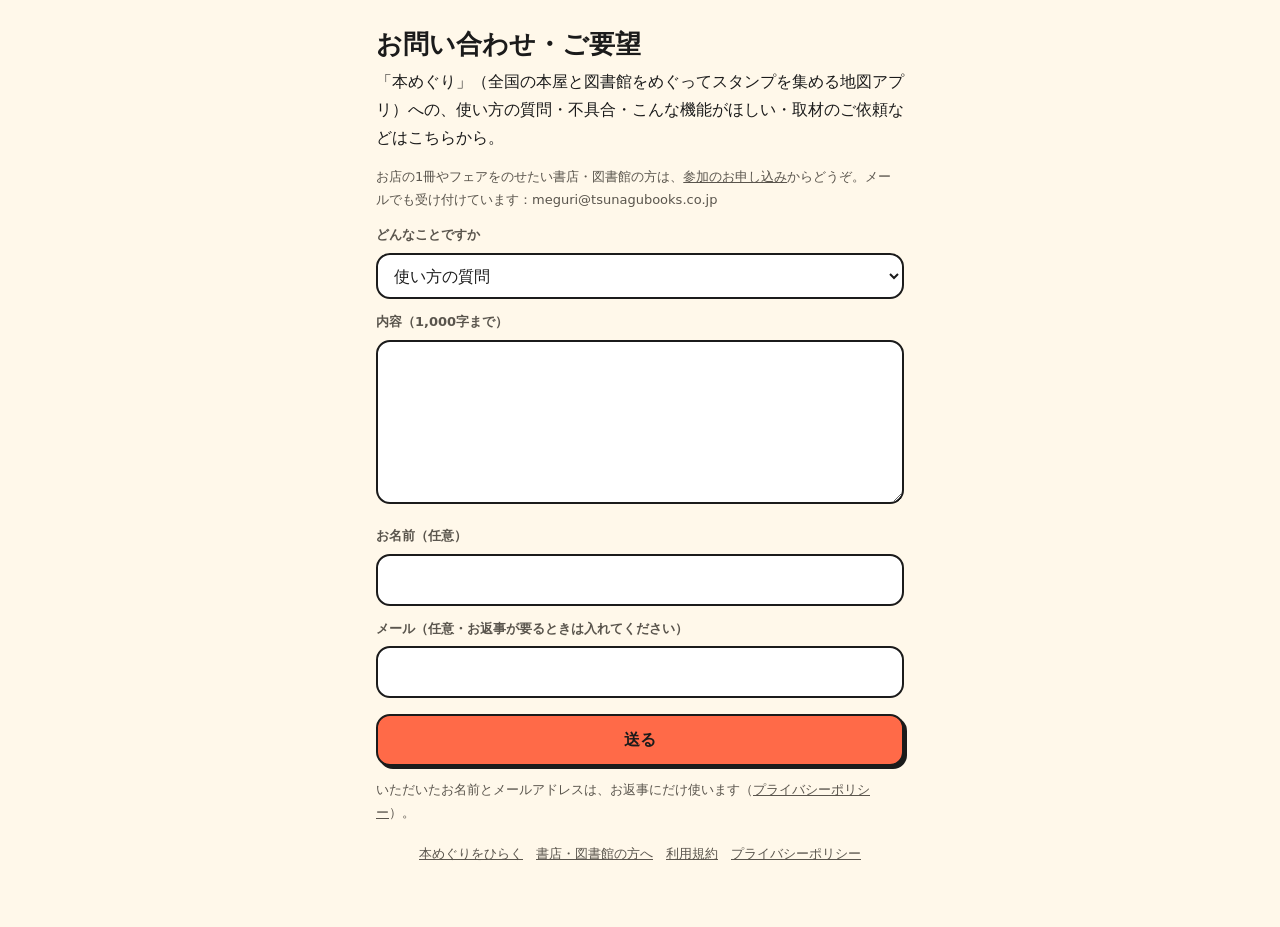
<file: contact.html>
<!doctype html>
<html lang="ja">
<head>
<meta name="robots" content="noindex, nofollow">
<meta charset="utf-8">
<meta name="viewport" content="width=device-width, initial-scale=1">
<meta http-equiv="Content-Security-Policy" content="default-src 'self'; script-src 'self'; style-src 'self' 'unsafe-inline' https://fonts.googleapis.com; font-src https://fonts.gstatic.com; img-src 'self' data:; connect-src 'self' https://tsunagubooks.com http://localhost:* http://127.0.0.1:*; object-src 'none'; base-uri 'self'; form-action 'none'">
<title>お問い合わせ・ご要望｜本めぐり</title>
<meta name="description" content="本めぐりへのお問い合わせ・ご要望・取材のご依頼はこちら。">
<meta property="og:title" content="お問い合わせ・ご要望｜本めぐり">
<meta property="og:description" content="本めぐりへのお問い合わせ・ご要望・取材のご依頼はこちら。">
<meta property="og:type" content="website">
<meta property="og:site_name" content="本めぐり">
<meta property="og:url" content="https://meguri.tsunagubooks.com/contact.html">
<meta property="og:image" content="https://meguri.tsunagubooks.com/ogp.png">
<meta property="og:image:width" content="1200">
<meta property="og:image:height" content="630">
<meta name="twitter:card" content="summary_large_image">
<link rel="icon" href="icon-192.png?v=4">
<link rel="apple-touch-icon" href="apple-touch-icon.png?v=4">
<link rel="preconnect" href="https://fonts.googleapis.com">
<link rel="preconnect" href="https://fonts.gstatic.com" crossorigin>
<link href="https://fonts.googleapis.com/css2?family=Mochiy+Pop+P+One&family=Zen+Maru+Gothic:wght@500;700&display=swap" rel="stylesheet">
<!-- お問い合わせ・ご要望（v0.37.0）。11/24 ぶっくまさん「その他問い合わせ、要望窓口を入れたい（ユーザーやメディア）」。取材の方はアプリを入れずにここから。?k=media で「取材・メディア」を選んでおける -->
<style>
  :root { --ink: #1B1B1B; --ink2: #5A554D; --paper: #FFF8EA; --card: #FFFFFF; --line: #E6DCC8; --shu: #FF6A48; --gold: #FFD447; --edge: #1B1B1B; --r-m: 14px; }
  * { box-sizing: border-box; }
  body { margin: 0; background: var(--paper); color: var(--ink); font: 500 16px/1.75 "Zen Maru Gothic", "Hiragino Maru Gothic ProN", "Hiragino Sans", "Yu Gothic UI", "Meiryo", system-ui, sans-serif; }
  main { max-width: 560px; margin: 0 auto; padding: 20px 16px 48px; }
  h1 { font-family: "Mochiy Pop P One", sans-serif; font-size: 26px; line-height: 1.3; margin: 8px 0 6px; }
  h2 { font-family: "Mochiy Pop P One", sans-serif; font-size: 19px; margin: 26px 0 8px; }
  .lead { margin: 0 0 14px; }
  ul.points { margin: 0; padding-left: 20px; }
  .box { background: var(--card); border: 2px solid var(--ink); border-radius: 16px; padding: 14px 16px; }
  .note { color: var(--ink2); font-size: 13px; text-align: center; margin-top: 18px; }
  a { color: inherit; }
  /* フォーム（アプリの見た目に合わせる） */
  .muted { color: var(--ink2); } .small { font-size: 13px; }
  .field { margin: 12px 0; } .field > label { display: block; font-size: 13px; color: var(--ink2); margin-bottom: 6px; font-weight: 700; }
  .chk { display: flex; align-items: flex-start; gap: 8px; font-size: 15px; margin: 8px 0; } .chk input { margin-top: 6px; flex: none; width: 18px; height: 18px; accent-color: var(--shu); }
  textarea, input[type=text], input[type=search], input[type=email], select { width: 100%; font: inherit; color: inherit; border: 2px solid var(--edge); border-radius: var(--r-m); padding: 10px 12px; background: var(--card); min-height: 46px; }
  textarea { min-height: 90px; resize: vertical; }
  .btn { display: inline-flex; align-items: center; justify-content: center; min-height: 48px; padding: 10px 18px; border-radius: var(--r-m); border: 2px solid var(--edge); background: var(--card); color: var(--ink); font: inherit; font-weight: 700; cursor: pointer; }
  .btn.primary { background: var(--shu); box-shadow: 3px 3px 0 var(--edge); }
  .btn.ghost { background: transparent; border-color: transparent; color: var(--ink2); }
  .btn.small { min-height: 36px; padding: 4px 10px; font-size: 14px; }
  .btn:disabled { opacity: .6; }
  .actions { display: flex; gap: 10px; margin-top: 16px; } .actions .btn { flex: 1; }
  .ib-hp { position: absolute; left: -9999px; width: 1px; height: 1px; overflow: hidden; }
  .ib-list { display: flex; flex-direction: column; gap: 6px; margin-top: 6px; }
  .ib-hit { display: flex; flex-direction: column; align-items: flex-start; text-align: left; padding: 8px 12px; border: 2px solid var(--edge); border-radius: var(--r-m); background: var(--card); color: var(--ink); font: inherit; cursor: pointer; }
  .ib-chosen { display: flex; align-items: center; gap: 8px; flex-wrap: wrap; }
  .ib-err.on { color: #C1121F; font-weight: 700; margin-top: 8px; }
  .ib-done { padding: 16px; border: 2px solid var(--edge); border-radius: var(--r-m); background: var(--card); } .ib-done b { font-size: 19px; }
  [hidden] { display: none !important; }
</style>
</head>
<body>
<main>
  <h1>お問い合わせ・ご要望</h1>
  <p class="lead">「本めぐり」（全国の本屋と図書館をめぐってスタンプを集める地図アプリ）への、使い方の質問・不具合・こんな機能がほしい・取材のご依頼などはこちらから。</p>
  <p class="muted small">お店の1冊やフェアをのせたい書店・図書館の方は、<a href="join.html">参加のお申し込み</a>からどうぞ。メールでも受け付けています：meguri@tsunagubooks.co.jp</p>
  <div id="ib-root" data-mode="contact"><p class="muted">読み込んでいます…</p></div>
  <p class="note"><a href="./">本めぐりをひらく</a>　<a href="join.html">書店・図書館の方へ</a>　<a href="terms.html">利用規約</a>　<a href="privacy.html">プライバシーポリシー</a></p>
</main>
<script type="module" src="js/inbox_page.js?v=0.39.1"></script>
</body>
</html>
</file>
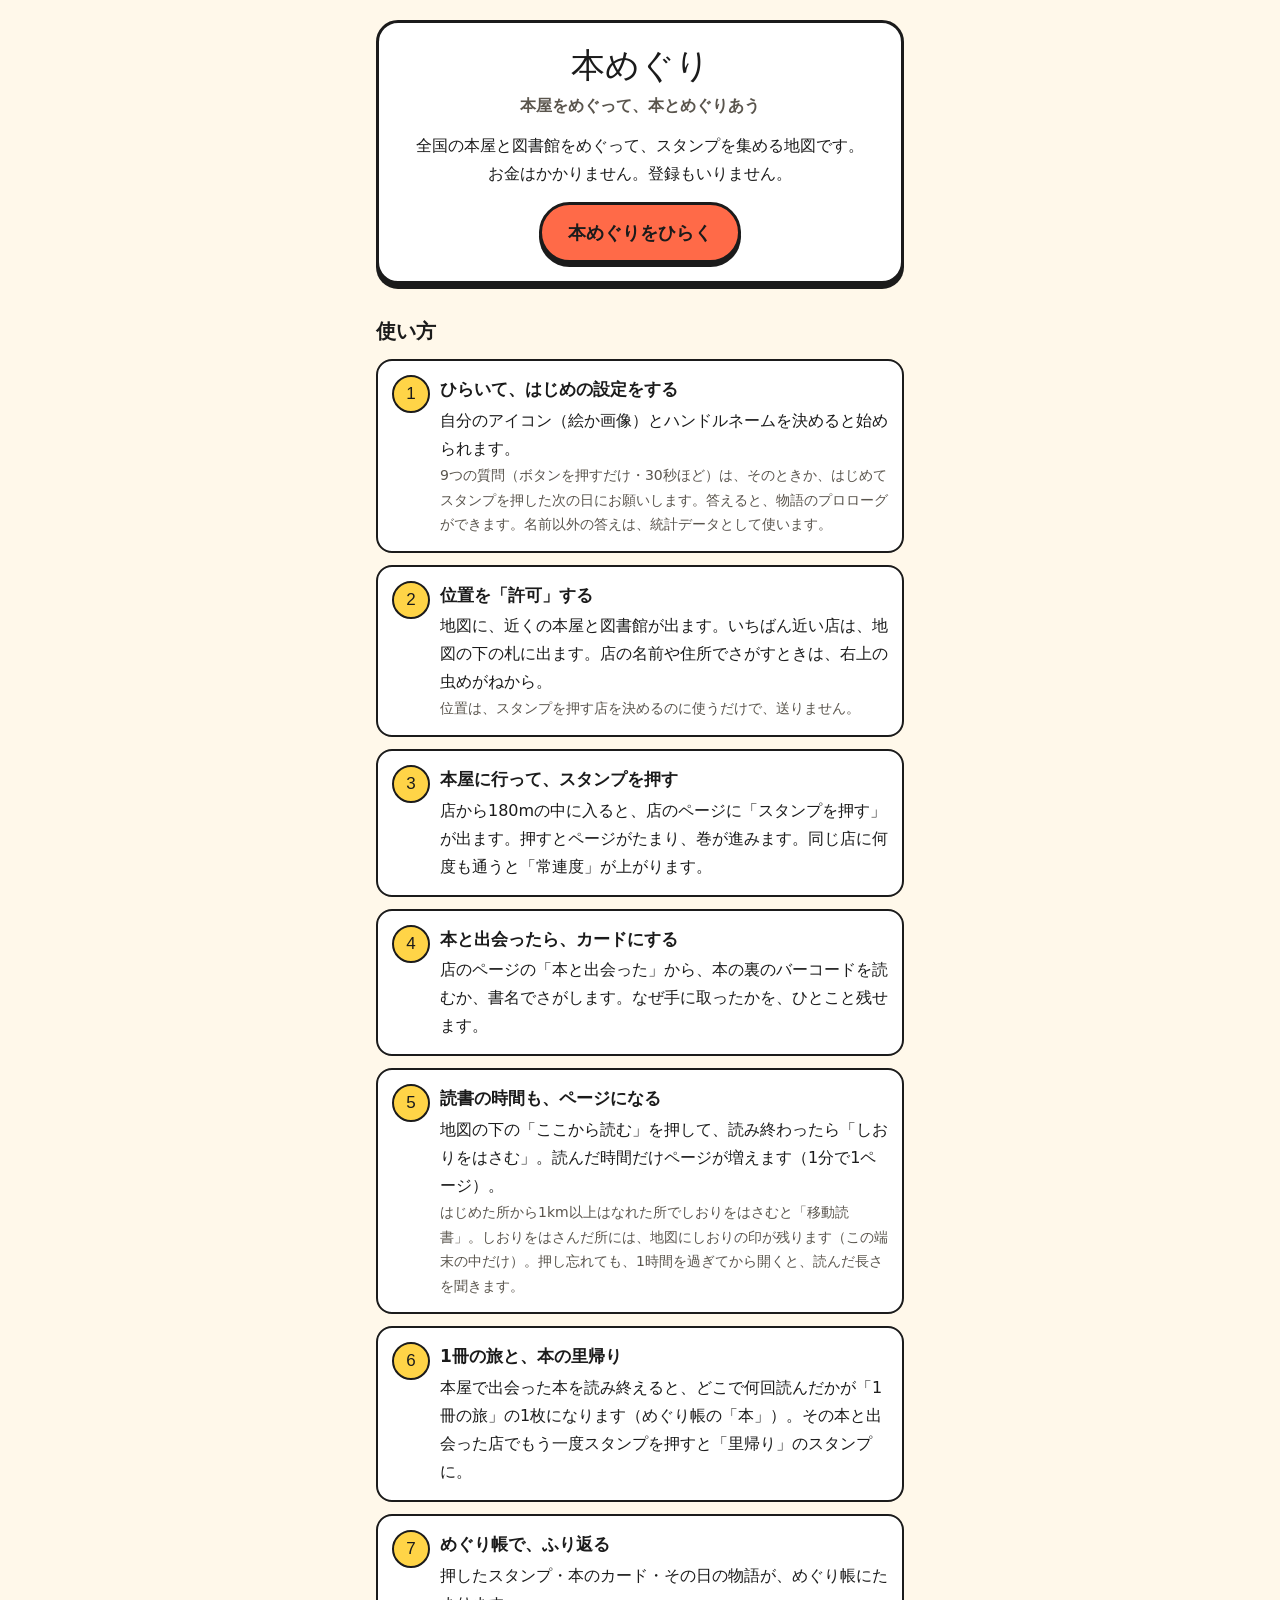
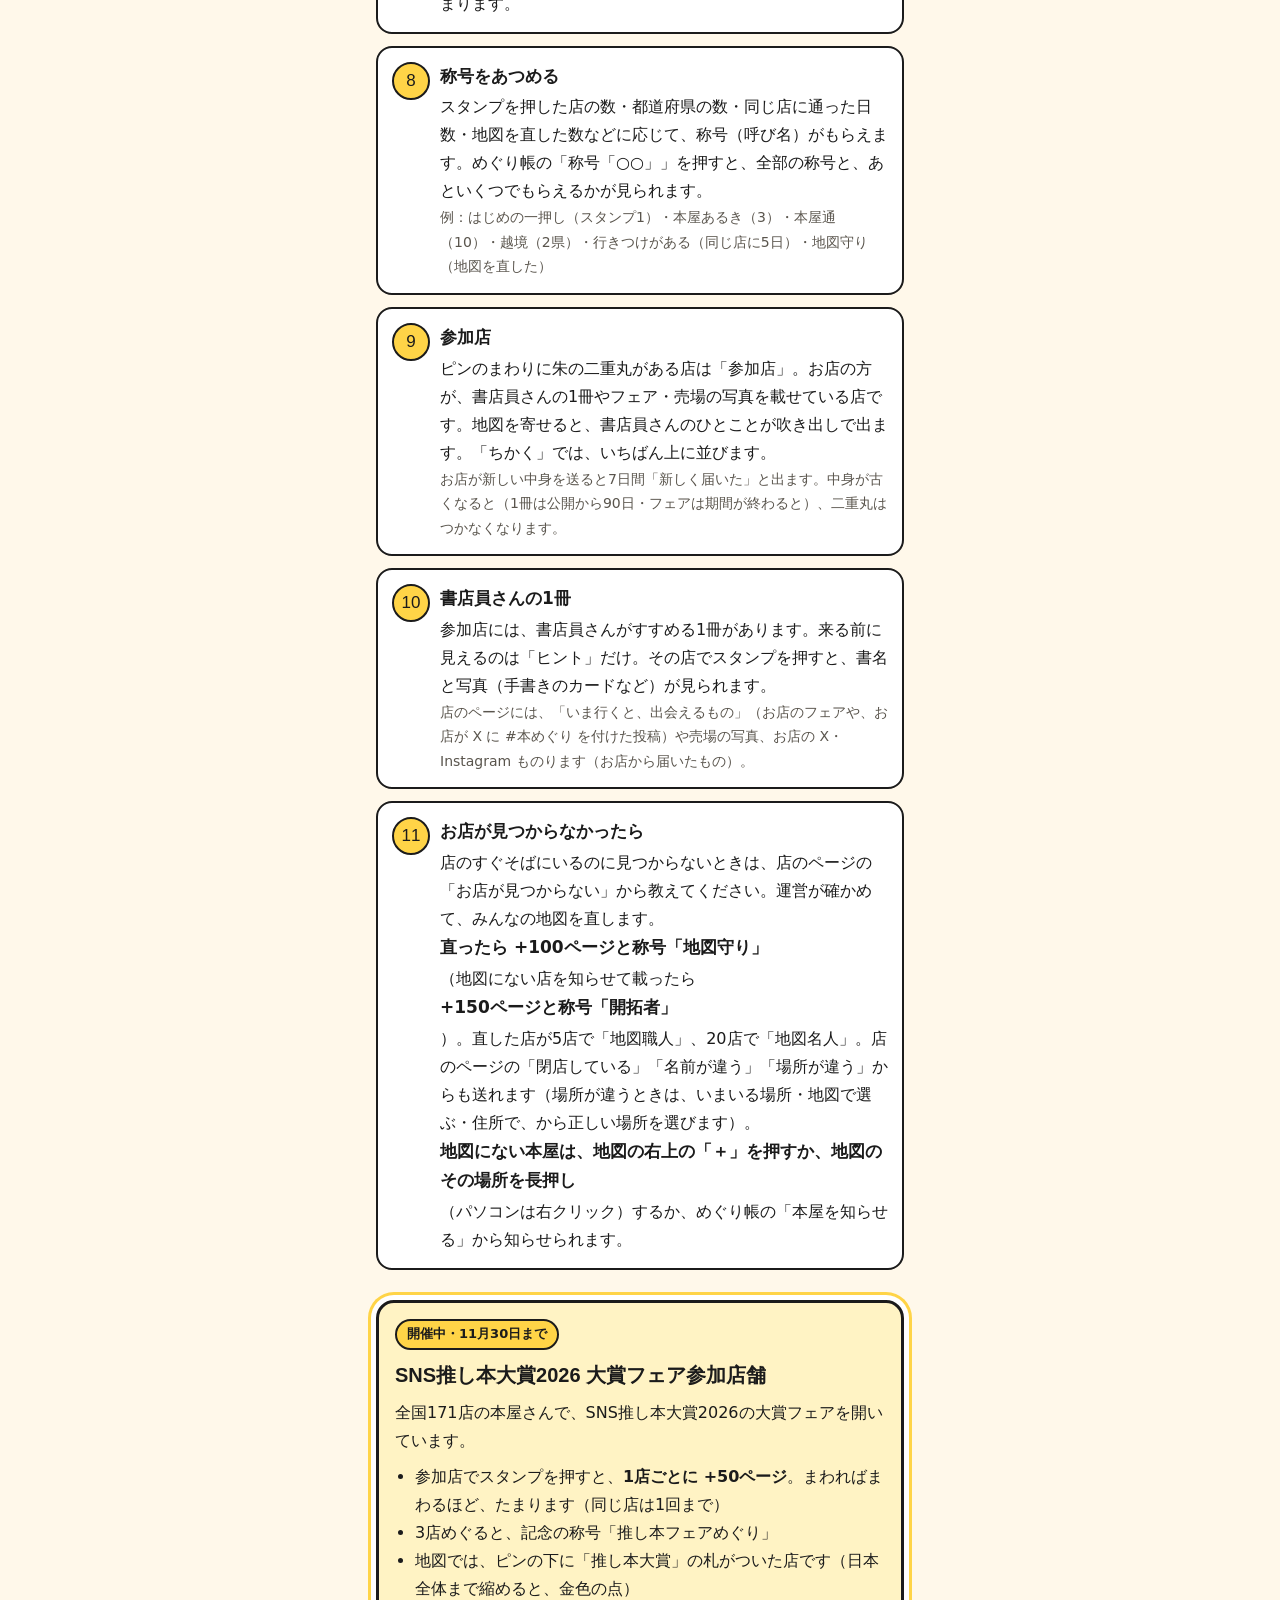
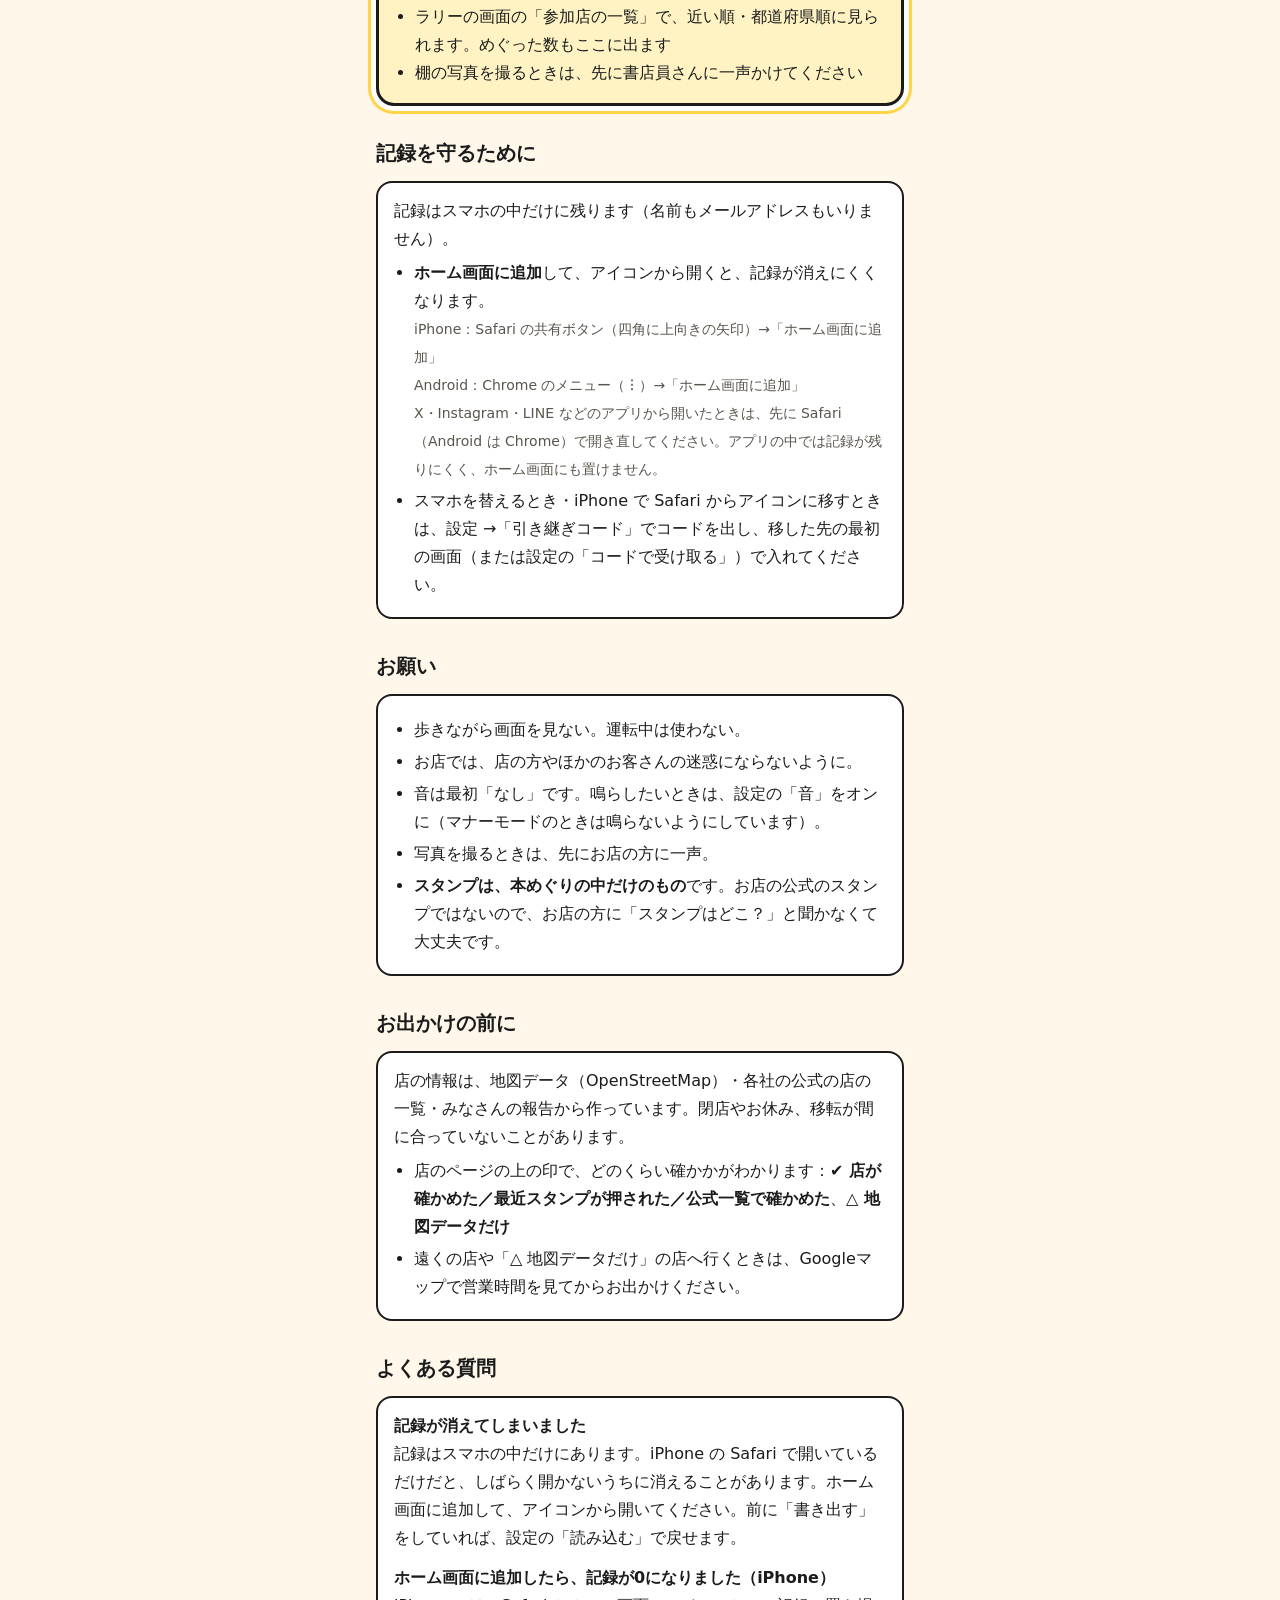
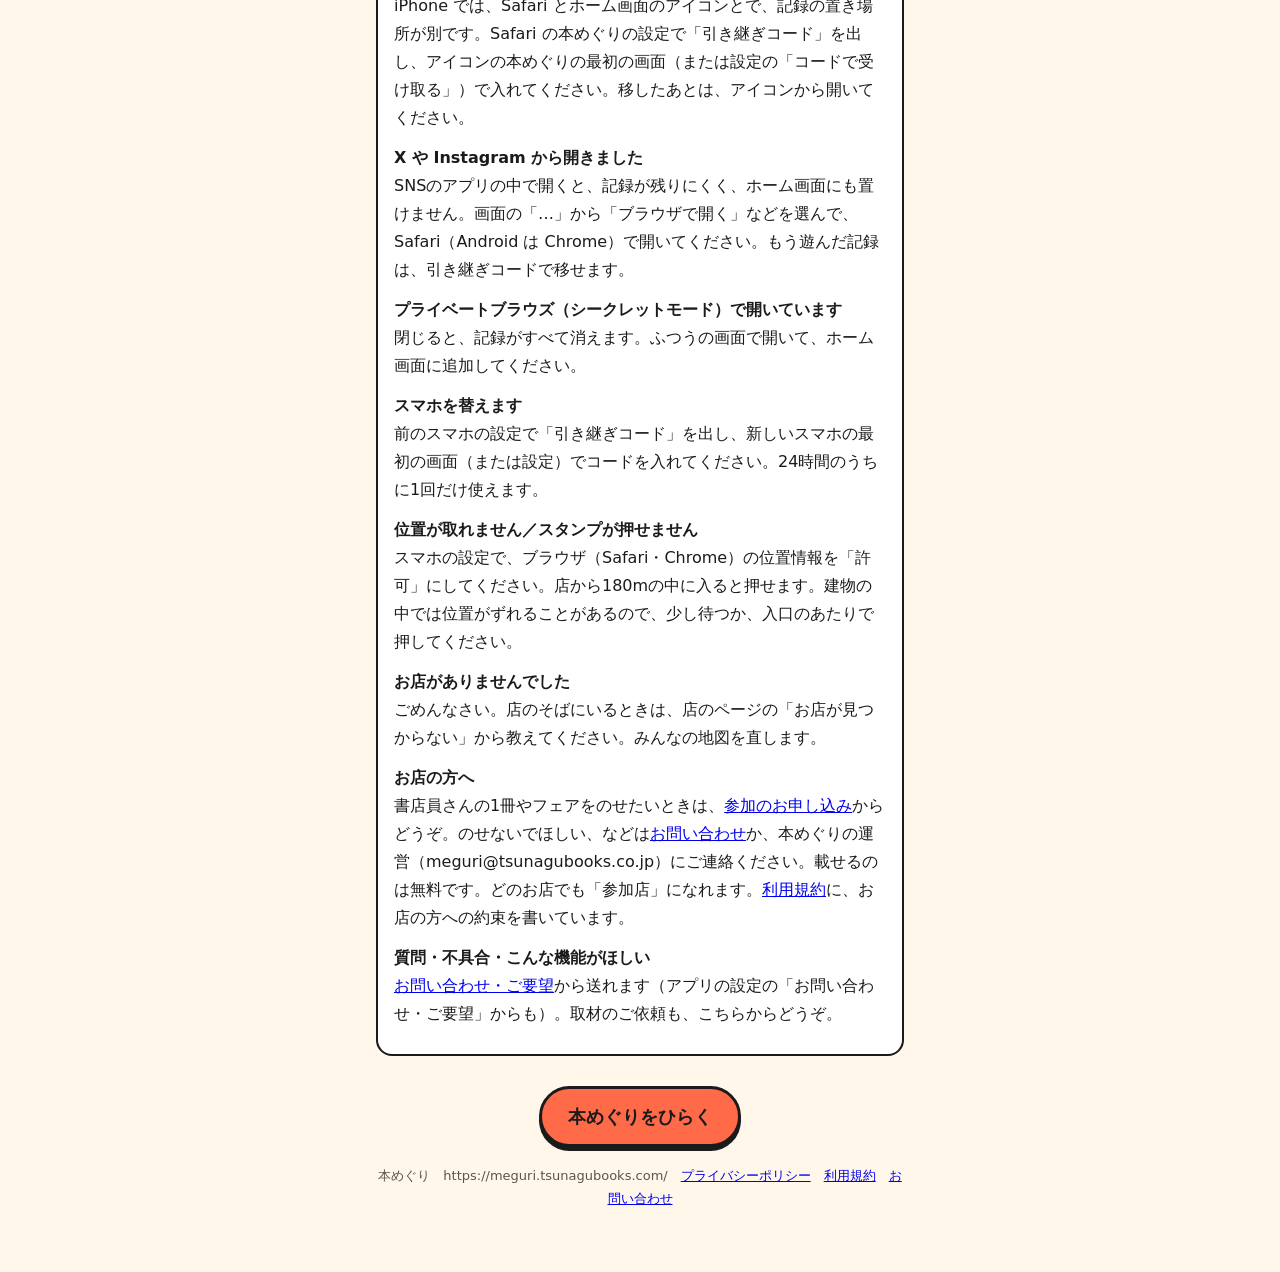
<file: howto.html>
<!doctype html>
<html lang="ja">
<head>
<meta name="robots" content="noindex, nofollow">
<meta charset="utf-8">
<meta name="viewport" content="width=device-width, initial-scale=1">
<meta http-equiv="Content-Security-Policy" content="default-src 'self'; style-src 'self' 'unsafe-inline' https://fonts.googleapis.com; font-src https://fonts.gstatic.com; img-src 'self' data:; script-src 'none'; object-src 'none'; base-uri 'self'; form-action 'none'">
<title>本めぐりの使い方</title>
<meta name="description" content="本めぐりは、全国の本屋と図書館をめぐってスタンプを集める地図です。はじめての方への使い方。">
<meta property="og:title" content="本めぐりの使い方">
<meta property="og:description" content="本屋をめぐって、本とめぐりあう。スタンプの押し方・本のカード・開催中のイベント。">
<meta property="og:type" content="article">
<meta property="og:site_name" content="本めぐり">
<meta property="og:url" content="https://meguri.tsunagubooks.com/howto.html">
<meta property="og:image" content="https://meguri.tsunagubooks.com/ogp.png">
<meta property="og:image:width" content="1200">
<meta property="og:image:height" content="630">
<meta name="twitter:card" content="summary_large_image">
<link rel="icon" href="icon-192.png?v=4">
<link rel="apple-touch-icon" href="apple-touch-icon.png?v=4">
<link rel="preconnect" href="https://fonts.googleapis.com">
<link rel="preconnect" href="https://fonts.gstatic.com" crossorigin>
<link href="https://fonts.googleapis.com/css2?family=Mochiy+Pop+P+One&family=Zen+Maru+Gothic:wght@500;700&display=swap" rel="stylesheet">
<!-- 使い方のページ（v0.17.3）。ぶっくまさん「はじめてアクセスする人のために使い方を案内できますか」。アプリの設定と、最初の案内の最後から開く。SNSで配ってもよい -->
<style>
  :root { --ink: #1B1B1B; --ink2: #5A554D; --paper: #FFF8EA; --card: #FFFFFF; --line: #E6DCC8; --shu: #FF6A48; --gold: #FFD447; --sora: #2F9BFF; --midori: #4FC07A; }
  * { box-sizing: border-box; }
  body { margin: 0; background: var(--paper); color: var(--ink); font: 500 16px/1.75 "Zen Maru Gothic", "Hiragino Maru Gothic ProN", "Hiragino Sans", "Yu Gothic UI", "Meiryo", system-ui, sans-serif; }
  main { max-width: 560px; margin: 0 auto; padding: 20px 16px 48px; }
  .hero { text-align: center; padding: 22px 16px 18px; background: var(--card); border: 3px solid var(--ink); border-radius: 22px; box-shadow: 0 5px 0 var(--ink); }
  .hero .name { font-family: "Mochiy Pop P One", sans-serif; font-size: 34px; line-height: 1.2; margin: 0; }
  .hero .catch { margin: 6px 0 12px; font-weight: 700; color: var(--ink2); }
  .hero p { margin: 0 0 14px; }
  .open { display: inline-block; padding: 12px 26px; background: var(--shu); color: var(--ink); font-weight: 700; font-size: 18px; text-decoration: none; border: 3px solid var(--ink); border-radius: 999px; box-shadow: 0 4px 0 var(--ink); }
  .open:active { transform: translateY(3px); box-shadow: 0 1px 0 var(--ink); }
  h2 { font-family: "Mochiy Pop P One", sans-serif; font-size: 20px; margin: 30px 0 10px; }
  ol.steps { list-style: none; margin: 0; padding: 0; counter-reset: step; }
  ol.steps li { position: relative; margin: 0 0 12px; padding: 14px 14px 14px 62px; background: var(--card); border: 2px solid var(--ink); border-radius: 16px; }
  ol.steps li::before { counter-increment: step; content: counter(step); position: absolute; left: 14px; top: 14px; width: 34px; height: 34px; display: grid; place-items: center; font-family: "Mochiy Pop P One", sans-serif; font-size: 17px; background: var(--gold); border: 2px solid var(--ink); border-radius: 50%; }
  ol.steps b { display: block; font-size: 17px; margin-bottom: 2px; }
  .sub { color: var(--ink2); font-size: 14px; }
  .event { margin-top: 30px; padding: 16px; background: #FFF3C4; border: 3px solid var(--ink); border-radius: 18px; box-shadow: 0 0 0 5px #fff, 0 0 0 8px var(--gold); }
  .event .tag { display: inline-block; font-size: 13px; font-weight: 700; padding: 2px 10px; border: 2px solid var(--ink); border-radius: 999px; background: var(--gold); }
  .event h2 { margin: 8px 0 6px; }
  .event ul { margin: 8px 0 0; padding-left: 20px; }
  .box { background: var(--card); border: 2px solid var(--ink); border-radius: 16px; padding: 14px 16px; }
  .box ul { margin: 6px 0 0; padding-left: 20px; }
  .box li { margin: 4px 0; }
  .faq p { margin: 0 0 12px; line-height: 1.75; }
  .end { text-align: center; margin-top: 30px; }
  .note { color: var(--ink2); font-size: 13px; text-align: center; margin-top: 18px; }
</style>
</head>
<body>
<main>
  <section class="hero">
    <p class="name">本めぐり</p>
    <p class="catch">本屋をめぐって、本とめぐりあう</p>
    <p>全国の本屋と図書館をめぐって、スタンプを集める地図です。<br>お金はかかりません。登録もいりません。</p>
    <a class="open" href="./">本めぐりをひらく</a>
  </section>

  <h2>使い方</h2>
  <ol class="steps">
    <li><b>ひらいて、はじめの設定をする</b>自分のアイコン（絵か画像）とハンドルネームを決めると始められます。<div class="sub">9つの質問（ボタンを押すだけ・30秒ほど）は、そのときか、はじめてスタンプを押した次の日にお願いします。答えると、物語のプロローグができます。名前以外の答えは、統計データとして使います。</div></li>
    <li><b>位置を「許可」する</b>地図に、近くの本屋と図書館が出ます。いちばん近い店は、地図の下の札に出ます。店の名前や住所でさがすときは、右上の虫めがねから。<div class="sub">位置は、スタンプを押す店を決めるのに使うだけで、送りません。</div></li>
    <li><b>本屋に行って、スタンプを押す</b>店から180mの中に入ると、店のページに「スタンプを押す」が出ます。押すとページがたまり、巻が進みます。同じ店に何度も通うと「常連度」が上がります。</li>
    <li><b>本と出会ったら、カードにする</b>店のページの「本と出会った」から、本の裏のバーコードを読むか、書名でさがします。なぜ手に取ったかを、ひとこと残せます。</li>
    <li><b>読書の時間も、ページになる</b>地図の下の「ここから読む」を押して、読み終わったら「しおりをはさむ」。読んだ時間だけページが増えます（1分で1ページ）。<div class="sub">はじめた所から1km以上はなれた所でしおりをはさむと「移動読書」。しおりをはさんだ所には、地図にしおりの印が残ります（この端末の中だけ）。押し忘れても、1時間を過ぎてから開くと、読んだ長さを聞きます。</div></li>
    <li><b>1冊の旅と、本の里帰り</b>本屋で出会った本を読み終えると、どこで何回読んだかが「1冊の旅」の1枚になります（めぐり帳の「本」）。その本と出会った店でもう一度スタンプを押すと「里帰り」のスタンプに。</li>
    <li><b>めぐり帳で、ふり返る</b>押したスタンプ・本のカード・その日の物語が、めぐり帳にたまります。</li>
    <li><b>称号をあつめる</b>スタンプを押した店の数・都道府県の数・同じ店に通った日数・地図を直した数などに応じて、称号（呼び名）がもらえます。めぐり帳の「称号「○○」」を押すと、全部の称号と、あといくつでもらえるかが見られます。<div class="sub">例：はじめの一押し（スタンプ1）・本屋あるき（3）・本屋通（10）・越境（2県）・行きつけがある（同じ店に5日）・地図守り（地図を直した）</div></li>
    <li><b>参加店</b>ピンのまわりに朱の二重丸がある店は「参加店」。お店の方が、書店員さんの1冊やフェア・売場の写真を載せている店です。地図を寄せると、書店員さんのひとことが吹き出しで出ます。「ちかく」では、いちばん上に並びます。<div class="sub">お店が新しい中身を送ると7日間「新しく届いた」と出ます。中身が古くなると（1冊は公開から90日・フェアは期間が終わると）、二重丸はつかなくなります。</div></li>
    <li><b>書店員さんの1冊</b>参加店には、書店員さんがすすめる1冊があります。来る前に見えるのは「ヒント」だけ。その店でスタンプを押すと、書名と写真（手書きのカードなど）が見られます。<div class="sub">店のページには、「いま行くと、出会えるもの」（お店のフェアや、お店が X に #本めぐり を付けた投稿）や売場の写真、お店の X・Instagram ものります（お店から届いたもの）。</div></li>
    <li><b>お店が見つからなかったら</b>店のすぐそばにいるのに見つからないときは、店のページの「お店が見つからない」から教えてください。運営が確かめて、みんなの地図を直します。<b>直ったら +100ページと称号「地図守り」</b>（地図にない店を知らせて載ったら <b>+150ページと称号「開拓者」</b>）。直した店が5店で「地図職人」、20店で「地図名人」。店のページの「閉店している」「名前が違う」「場所が違う」からも送れます（場所が違うときは、いまいる場所・地図で選ぶ・住所で、から正しい場所を選びます）。<b>地図にない本屋は、地図の右上の「＋」を押すか、地図のその場所を長押し</b>（パソコンは右クリック）するか、めぐり帳の「本屋を知らせる」から知らせられます。</li>
  </ol>

  <section class="event">
    <span class="tag">開催中・11月30日まで</span>
    <h2>SNS推し本大賞2026 大賞フェア参加店舗</h2>
    全国171店の本屋さんで、SNS推し本大賞2026の大賞フェアを開いています。
    <ul>
      <li>参加店でスタンプを押すと、<b>1店ごとに +50ページ</b>。まわればまわるほど、たまります（同じ店は1回まで）</li>
      <li>3店めぐると、記念の称号「推し本フェアめぐり」</li>
      <li>地図では、ピンの下に「推し本大賞」の札がついた店です（日本全体まで縮めると、金色の点）</li>
      <li>ラリーの画面の「参加店の一覧」で、近い順・都道府県順に見られます。めぐった数もここに出ます</li>
      <li>棚の写真を撮るときは、先に書店員さんに一声かけてください</li>
    </ul>
  </section>

  <h2>記録を守るために</h2>
  <div class="box">
    記録はスマホの中だけに残ります（名前もメールアドレスもいりません）。
    <ul>
      <li><b>ホーム画面に追加</b>して、アイコンから開くと、記録が消えにくくなります。<br><span class="sub">iPhone：Safari の共有ボタン（四角に上向きの矢印）→「ホーム画面に追加」<br>Android：Chrome のメニュー（︙）→「ホーム画面に追加」<br>X・Instagram・LINE などのアプリから開いたときは、先に Safari（Android は Chrome）で開き直してください。アプリの中では記録が残りにくく、ホーム画面にも置けません。</span></li>
      <li>スマホを替えるとき・iPhone で Safari からアイコンに移すときは、設定 →「引き継ぎコード」でコードを出し、移した先の最初の画面（または設定の「コードで受け取る」）で入れてください。</li>
    </ul>
  </div>

  <h2>お願い</h2>
  <div class="box">
    <ul>
      <li>歩きながら画面を見ない。運転中は使わない。</li>
      <li>お店では、店の方やほかのお客さんの迷惑にならないように。</li>
      <li>音は最初「なし」です。鳴らしたいときは、設定の「音」をオンに（マナーモードのときは鳴らないようにしています）。</li>
      <li>写真を撮るときは、先にお店の方に一声。</li>
      <li><b>スタンプは、本めぐりの中だけのもの</b>です。お店の公式のスタンプではないので、お店の方に「スタンプはどこ？」と聞かなくて大丈夫です。</li>
    </ul>
  </div>

  <h2>お出かけの前に</h2>
  <div class="box">
    店の情報は、地図データ（OpenStreetMap）・各社の公式の店の一覧・みなさんの報告から作っています。閉店やお休み、移転が間に合っていないことがあります。
    <ul>
      <li>店のページの上の印で、どのくらい確かかがわかります：<b>✔ 店が確かめた／最近スタンプが押された／公式一覧で確かめた</b>、<b>△ 地図データだけ</b></li>
      <li>遠くの店や「△ 地図データだけ」の店へ行くときは、Googleマップで営業時間を見てからお出かけください。</li>
    </ul>
  </div>

  <h2>よくある質問</h2>
  <div class="box faq">
    <p><b>記録が消えてしまいました</b><br>記録はスマホの中だけにあります。iPhone の Safari で開いているだけだと、しばらく開かないうちに消えることがあります。ホーム画面に追加して、アイコンから開いてください。前に「書き出す」をしていれば、設定の「読み込む」で戻せます。</p>
    <p><b>ホーム画面に追加したら、記録が0になりました（iPhone）</b><br>iPhone では、Safari とホーム画面のアイコンとで、記録の置き場所が別です。Safari の本めぐりの設定で「引き継ぎコード」を出し、アイコンの本めぐりの最初の画面（または設定の「コードで受け取る」）で入れてください。移したあとは、アイコンから開いてください。</p>
    <p><b>X や Instagram から開きました</b><br>SNSのアプリの中で開くと、記録が残りにくく、ホーム画面にも置けません。画面の「…」から「ブラウザで開く」などを選んで、Safari（Android は Chrome）で開いてください。もう遊んだ記録は、引き継ぎコードで移せます。</p>
    <p><b>プライベートブラウズ（シークレットモード）で開いています</b><br>閉じると、記録がすべて消えます。ふつうの画面で開いて、ホーム画面に追加してください。</p>
    <p><b>スマホを替えます</b><br>前のスマホの設定で「引き継ぎコード」を出し、新しいスマホの最初の画面（または設定）でコードを入れてください。24時間のうちに1回だけ使えます。</p>
    <p><b>位置が取れません／スタンプが押せません</b><br>スマホの設定で、ブラウザ（Safari・Chrome）の位置情報を「許可」にしてください。店から180mの中に入ると押せます。建物の中では位置がずれることがあるので、少し待つか、入口のあたりで押してください。</p>
    <p><b>お店がありませんでした</b><br>ごめんなさい。店のそばにいるときは、店のページの「お店が見つからない」から教えてください。みんなの地図を直します。</p>
    <p><b>お店の方へ</b><br>書店員さんの1冊やフェアをのせたいときは、<a href="join.html">参加のお申し込み</a>からどうぞ。のせないでほしい、などは<a href="contact.html">お問い合わせ</a>か、本めぐりの運営（meguri@tsunagubooks.co.jp）にご連絡ください。載せるのは無料です。どのお店でも「参加店」になれます。<a href="terms.html">利用規約</a>に、お店の方への約束を書いています。</p>
    <p><b>質問・不具合・こんな機能がほしい</b><br><a href="contact.html">お問い合わせ・ご要望</a>から送れます（アプリの設定の「お問い合わせ・ご要望」からも）。取材のご依頼も、こちらからどうぞ。</p>
  </div>

  <div class="end"><a class="open" href="./">本めぐりをひらく</a></div>
  <p class="note">本めぐり　https://meguri.tsunagubooks.com/　<a href="privacy.html">プライバシーポリシー</a>　<a href="terms.html">利用規約</a>　<a href="contact.html">お問い合わせ</a></p>
</main>
</body>
</html>
</file>
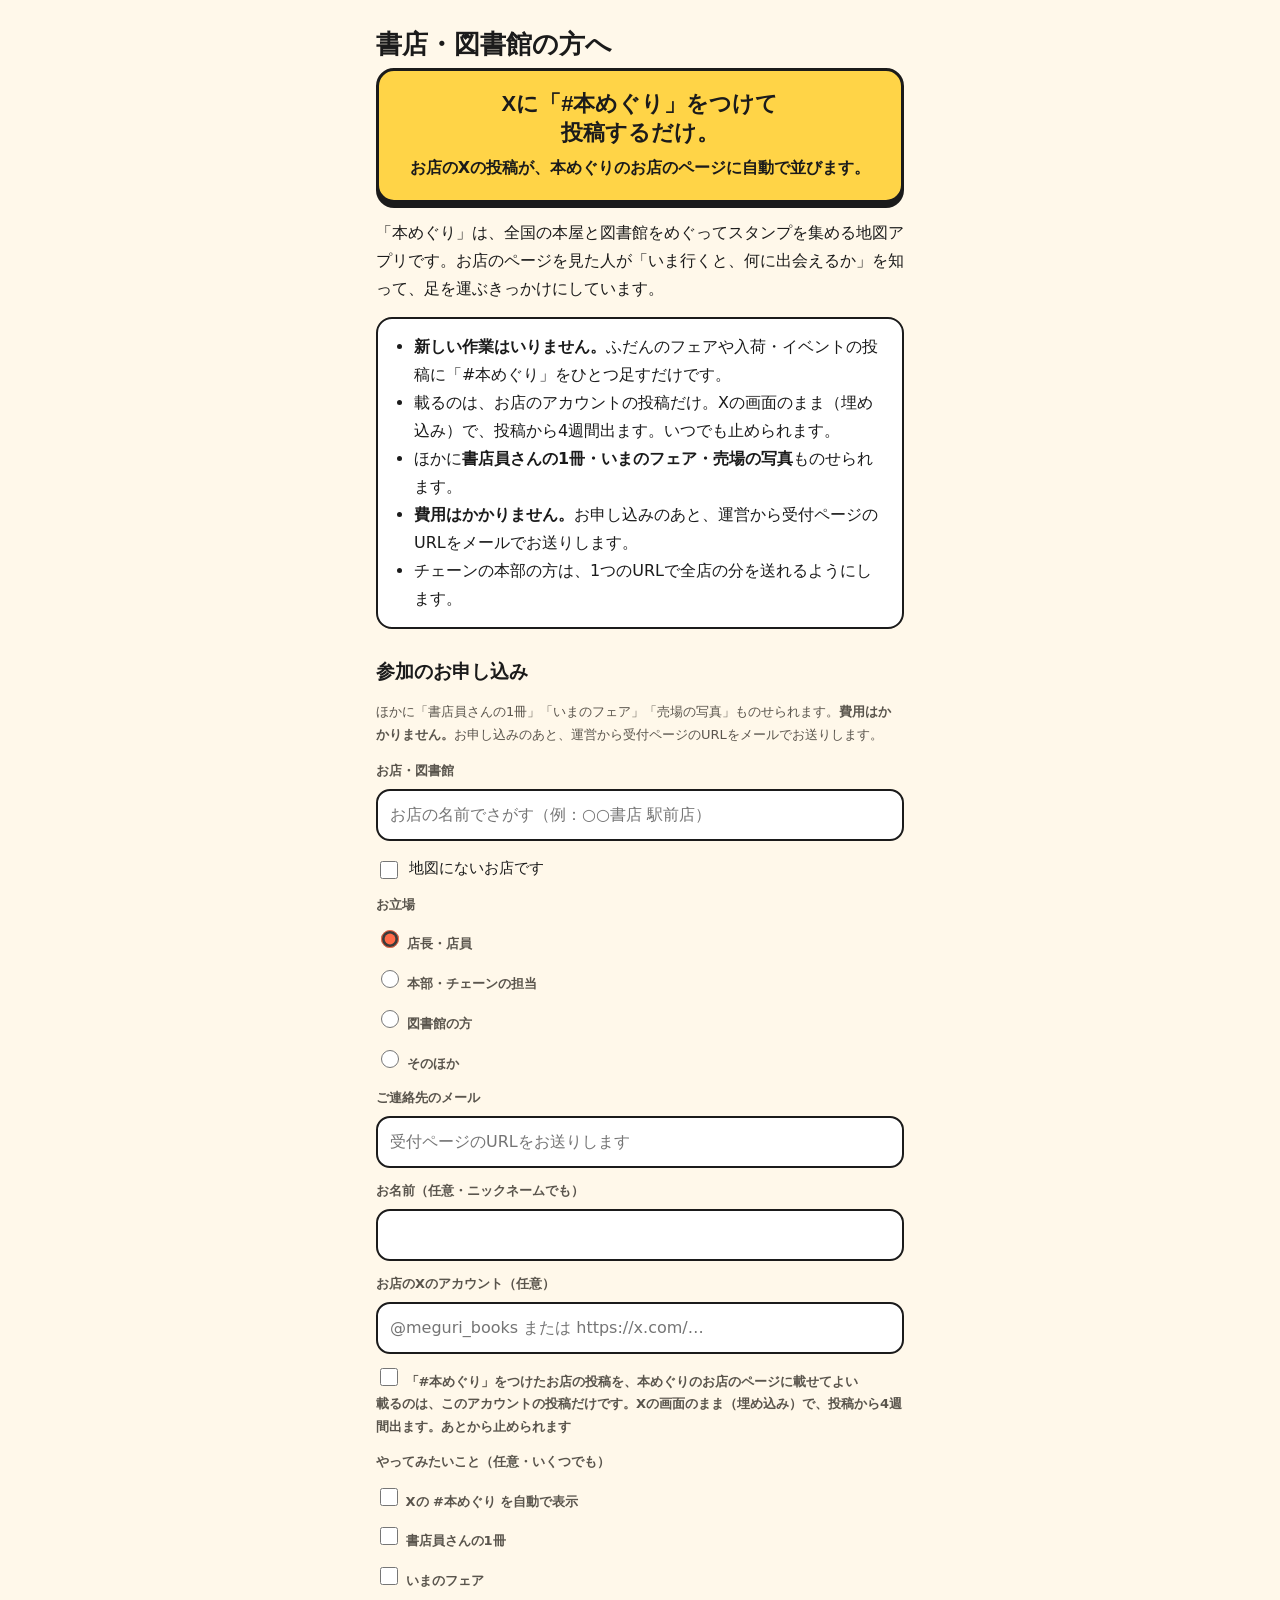
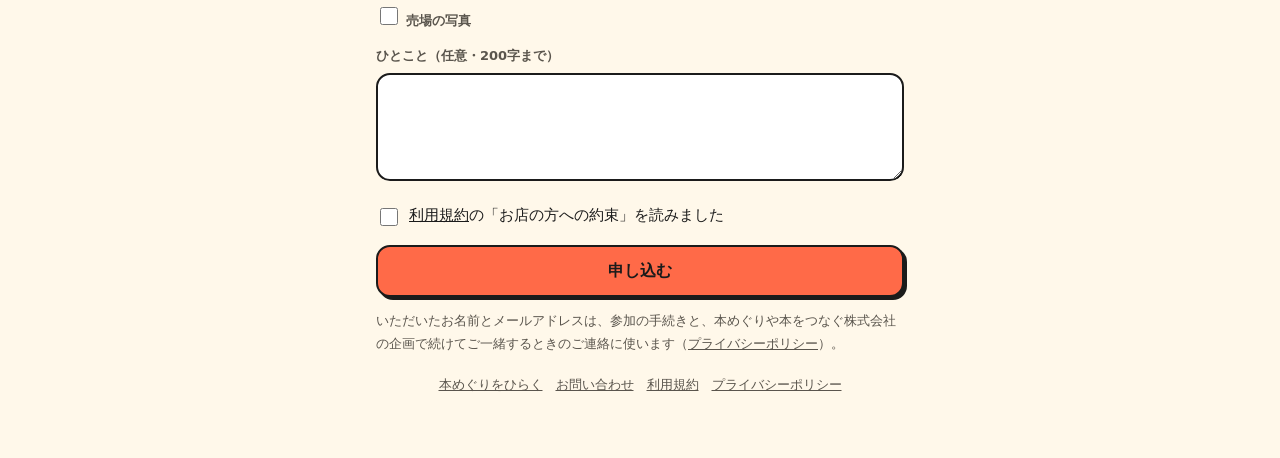
<file: join.html>
<!doctype html>
<html lang="ja">
<head>
<meta name="robots" content="noindex, nofollow">
<meta charset="utf-8">
<meta name="viewport" content="width=device-width, initial-scale=1">
<meta http-equiv="Content-Security-Policy" content="default-src 'self'; script-src 'self'; style-src 'self' 'unsafe-inline' https://fonts.googleapis.com; font-src https://fonts.gstatic.com; img-src 'self' data:; connect-src 'self' https://tsunagubooks.com http://localhost:* http://127.0.0.1:*; object-src 'none'; base-uri 'self'; form-action 'none'">
<title>書店・図書館の方へ｜本めぐり</title>
<meta name="description" content="Xに「#本めぐり」をつけて投稿するだけで、お店の投稿が本めぐりのお店のページに自動で並びます。費用はかかりません。参加のお申し込みはこちら。">
<meta property="og:title" content="書店・図書館の方へ｜本めぐり">
<meta property="og:description" content="Xに「#本めぐり」をつけて投稿するだけ。お店の投稿が、本めぐりのお店のページに自動で並びます（無料）。">
<meta property="og:type" content="website">
<meta property="og:site_name" content="本めぐり">
<meta property="og:url" content="https://meguri.tsunagubooks.com/join.html">
<meta property="og:image" content="https://meguri.tsunagubooks.com/ogp.png">
<meta property="og:image:width" content="1200">
<meta property="og:image:height" content="630">
<meta name="twitter:card" content="summary_large_image">
<link rel="icon" href="icon-192.png?v=4">
<link rel="apple-touch-icon" href="apple-touch-icon.png?v=4">
<link rel="preconnect" href="https://fonts.googleapis.com">
<link rel="preconnect" href="https://fonts.gstatic.com" crossorigin>
<link href="https://fonts.googleapis.com/css2?family=Mochiy+Pop+P+One&family=Zen+Maru+Gothic:wght@500;700&display=swap" rel="stylesheet">
<!-- 書店・図書館の方への参加の申し込み（v0.37.0）。11/24 ぶっくまさん「参加希望の書店さんをアプリから募集したい」。Xの募集ポストやDMにはこのURLを貼る。?shop=店番号 でお店を選んでおける -->
<style>
  :root { --ink: #1B1B1B; --ink2: #5A554D; --paper: #FFF8EA; --card: #FFFFFF; --line: #E6DCC8; --shu: #FF6A48; --gold: #FFD447; --edge: #1B1B1B; --r-m: 14px; }
  * { box-sizing: border-box; }
  body { margin: 0; background: var(--paper); color: var(--ink); font: 500 16px/1.75 "Zen Maru Gothic", "Hiragino Maru Gothic ProN", "Hiragino Sans", "Yu Gothic UI", "Meiryo", system-ui, sans-serif; }
  main { max-width: 560px; margin: 0 auto; padding: 20px 16px 48px; }
  h1 { font-family: "Mochiy Pop P One", sans-serif; font-size: 26px; line-height: 1.3; margin: 8px 0 6px; }
  h2 { font-family: "Mochiy Pop P One", sans-serif; font-size: 19px; margin: 26px 0 8px; }
  .lead { margin: 0 0 14px; }
  ul.points { margin: 0; padding-left: 20px; }
  .sell { margin: 4px 0 16px; padding: 18px 16px; background: var(--gold); border: 3px solid var(--ink); border-radius: 18px; box-shadow: 0 5px 0 var(--ink); text-align: center; }
  .sell b { display: block; font-family: "Mochiy Pop P One", sans-serif; font-size: 22px; line-height: 1.35; }
  .sell span { display: block; margin-top: 6px; font-weight: 700; }
  .ib-sell { display: none; } /* このページは上の大きな枠で伝えるので、フォームの中の枠は出さない */
  .box { background: var(--card); border: 2px solid var(--ink); border-radius: 16px; padding: 14px 16px; }
  .note { color: var(--ink2); font-size: 13px; text-align: center; margin-top: 18px; }
  a { color: inherit; }
  /* フォーム（アプリの見た目に合わせる） */
  .muted { color: var(--ink2); } .small { font-size: 13px; }
  .field { margin: 12px 0; } .field > label { display: block; font-size: 13px; color: var(--ink2); margin-bottom: 6px; font-weight: 700; }
  .chk { display: flex; align-items: flex-start; gap: 8px; font-size: 15px; margin: 8px 0; } .chk input { margin-top: 6px; flex: none; width: 18px; height: 18px; accent-color: var(--shu); }
  textarea, input[type=text], input[type=search], input[type=email], select { width: 100%; font: inherit; color: inherit; border: 2px solid var(--edge); border-radius: var(--r-m); padding: 10px 12px; background: var(--card); min-height: 46px; }
  textarea { min-height: 90px; resize: vertical; }
  .btn { display: inline-flex; align-items: center; justify-content: center; min-height: 48px; padding: 10px 18px; border-radius: var(--r-m); border: 2px solid var(--edge); background: var(--card); color: var(--ink); font: inherit; font-weight: 700; cursor: pointer; }
  .btn.primary { background: var(--shu); box-shadow: 3px 3px 0 var(--edge); }
  .btn.ghost { background: transparent; border-color: transparent; color: var(--ink2); }
  .btn.small { min-height: 36px; padding: 4px 10px; font-size: 14px; }
  .btn:disabled { opacity: .6; }
  .actions { display: flex; gap: 10px; margin-top: 16px; } .actions .btn { flex: 1; }
  .ib-hp { position: absolute; left: -9999px; width: 1px; height: 1px; overflow: hidden; }
  .ib-list { display: flex; flex-direction: column; gap: 6px; margin-top: 6px; }
  .ib-hit { display: flex; flex-direction: column; align-items: flex-start; text-align: left; padding: 8px 12px; border: 2px solid var(--edge); border-radius: var(--r-m); background: var(--card); color: var(--ink); font: inherit; cursor: pointer; }
  .ib-chosen { display: flex; align-items: center; gap: 8px; flex-wrap: wrap; }
  .ib-err.on { color: #C1121F; font-weight: 700; margin-top: 8px; }
  .ib-done { padding: 16px; border: 2px solid var(--edge); border-radius: var(--r-m); background: var(--card); } .ib-done b { font-size: 19px; }
  [hidden] { display: none !important; }
</style>
</head>
<body>
<main>
  <h1>書店・図書館の方へ</h1>
  <div class="sell"><b>Xに「#本めぐり」をつけて<br>投稿するだけ。</b><span>お店のXの投稿が、本めぐりのお店のページに自動で並びます。</span></div>
  <p class="lead">「本めぐり」は、全国の本屋と図書館をめぐってスタンプを集める地図アプリです。お店のページを見た人が「いま行くと、何に出会えるか」を知って、足を運ぶきっかけにしています。</p>
  <div class="box">
    <ul class="points">
      <li><b>新しい作業はいりません。</b>ふだんのフェアや入荷・イベントの投稿に「#本めぐり」をひとつ足すだけです。</li>
      <li>載るのは、お店のアカウントの投稿だけ。Xの画面のまま（埋め込み）で、投稿から4週間出ます。いつでも止められます。</li>
      <li>ほかに<b>書店員さんの1冊・いまのフェア・売場の写真</b>ものせられます。</li>
      <li><b>費用はかかりません。</b>お申し込みのあと、運営から受付ページのURLをメールでお送りします。</li>
      <li>チェーンの本部の方は、1つのURLで全店の分を送れるようにします。</li>
    </ul>
  </div>
  <h2>参加のお申し込み</h2>
  <div id="ib-root" data-mode="join"><p class="muted">読み込んでいます…</p></div>
  <p class="note"><a href="./">本めぐりをひらく</a>　<a href="contact.html">お問い合わせ</a>　<a href="terms.html">利用規約</a>　<a href="privacy.html">プライバシーポリシー</a></p>
</main>
<script type="module" src="js/inbox_page.js?v=0.39.1"></script>
</body>
</html>
</file>
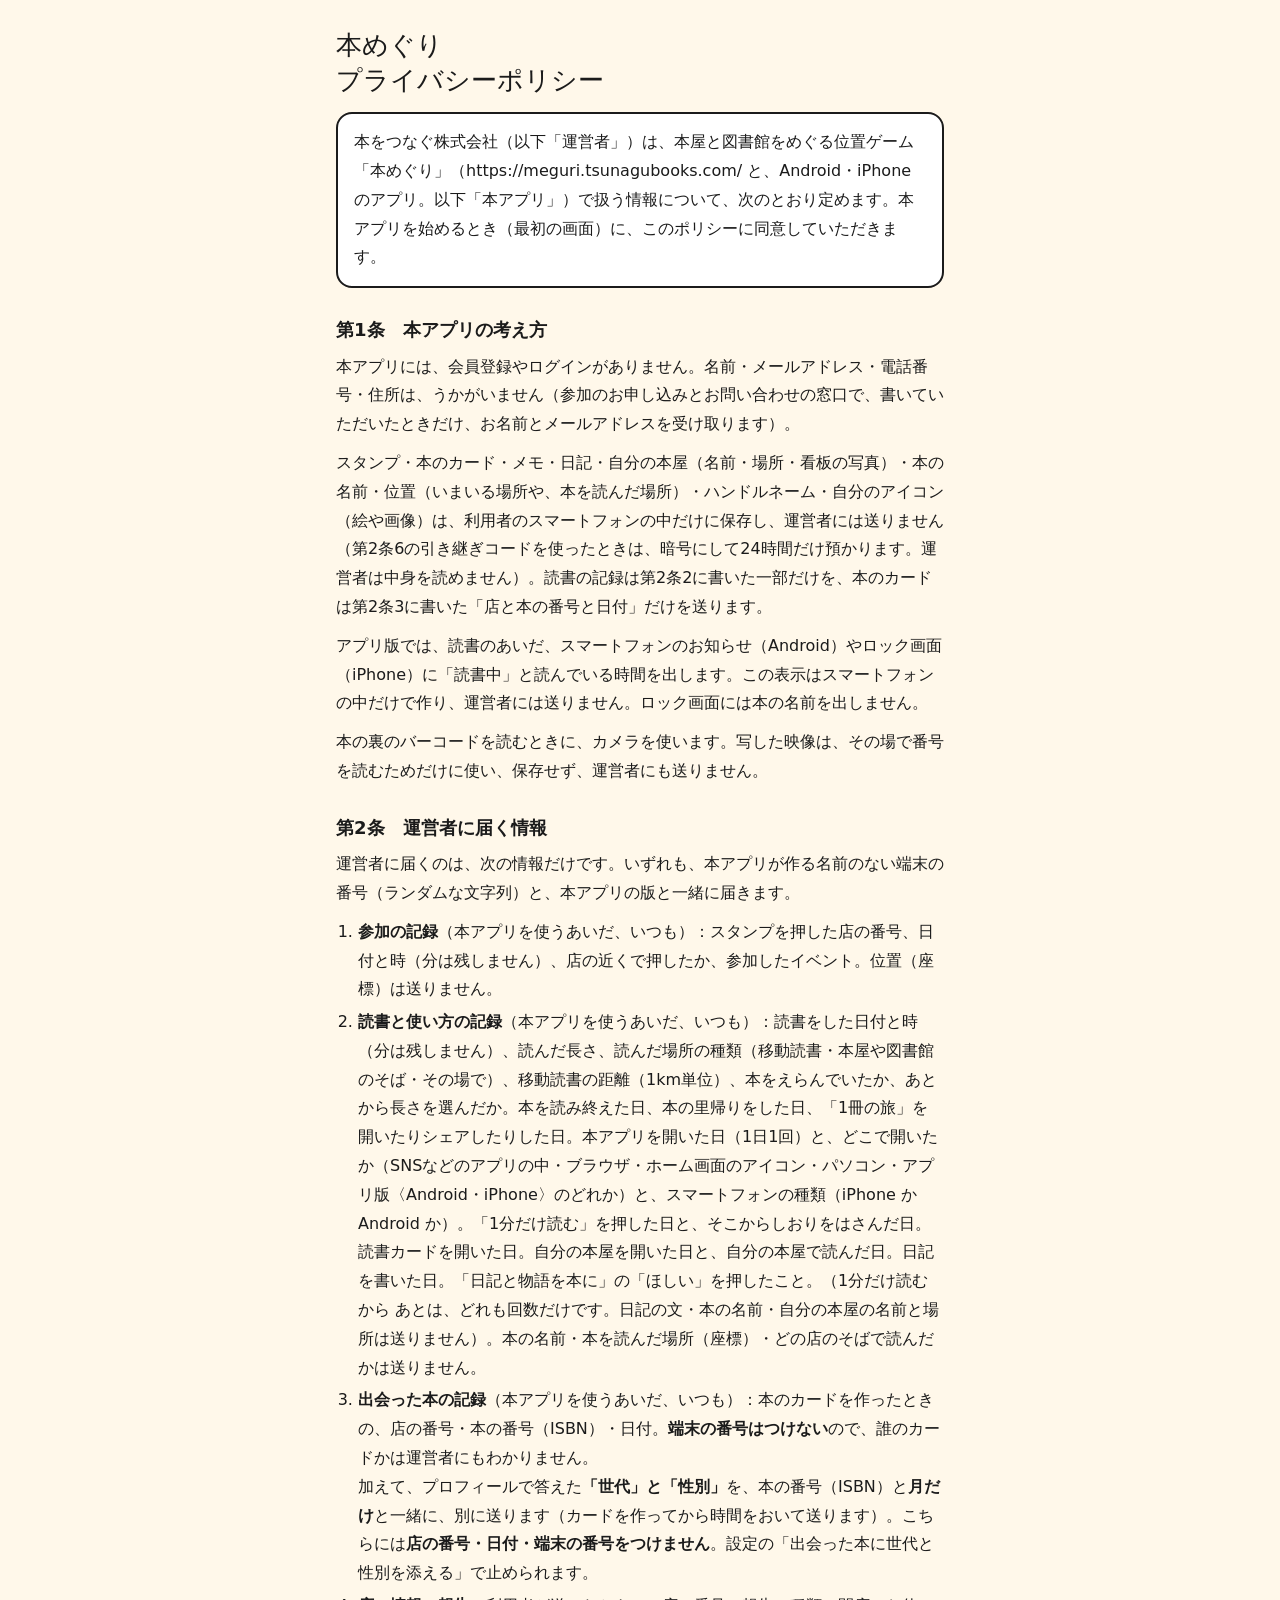
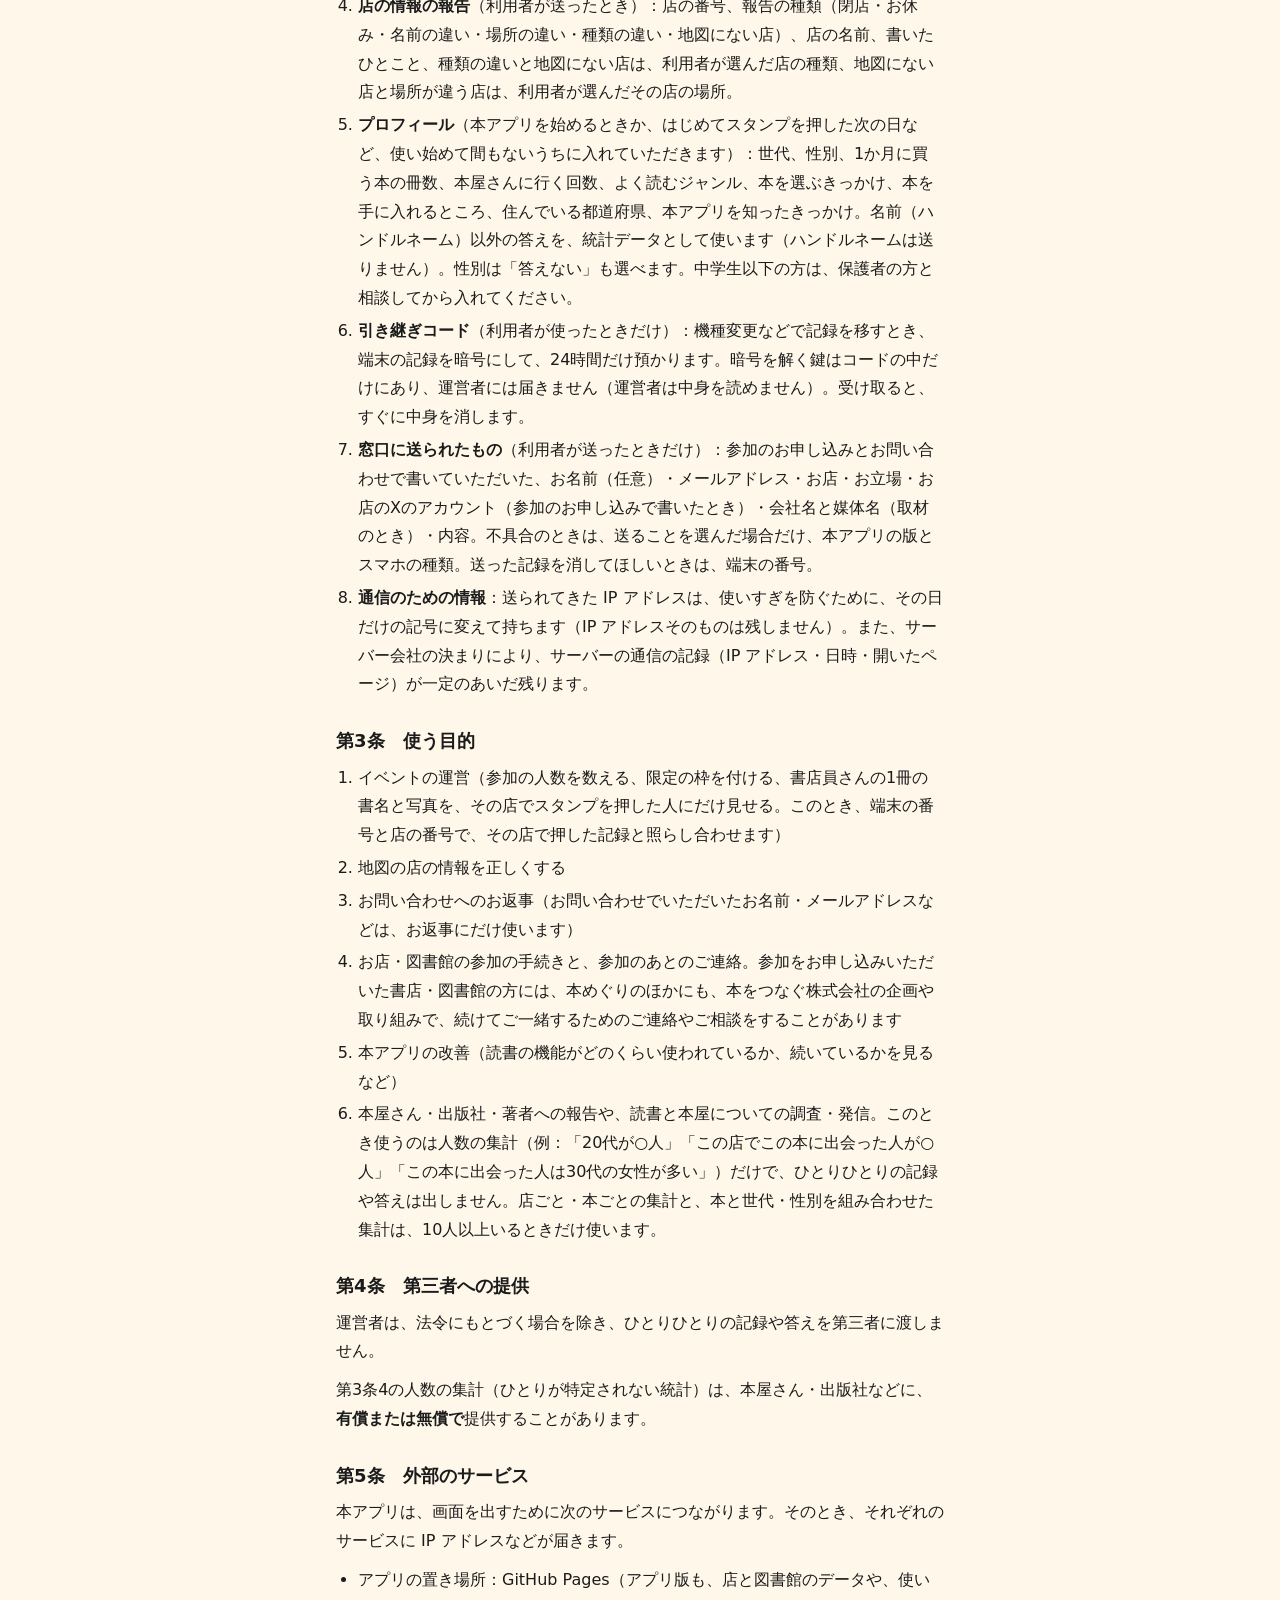
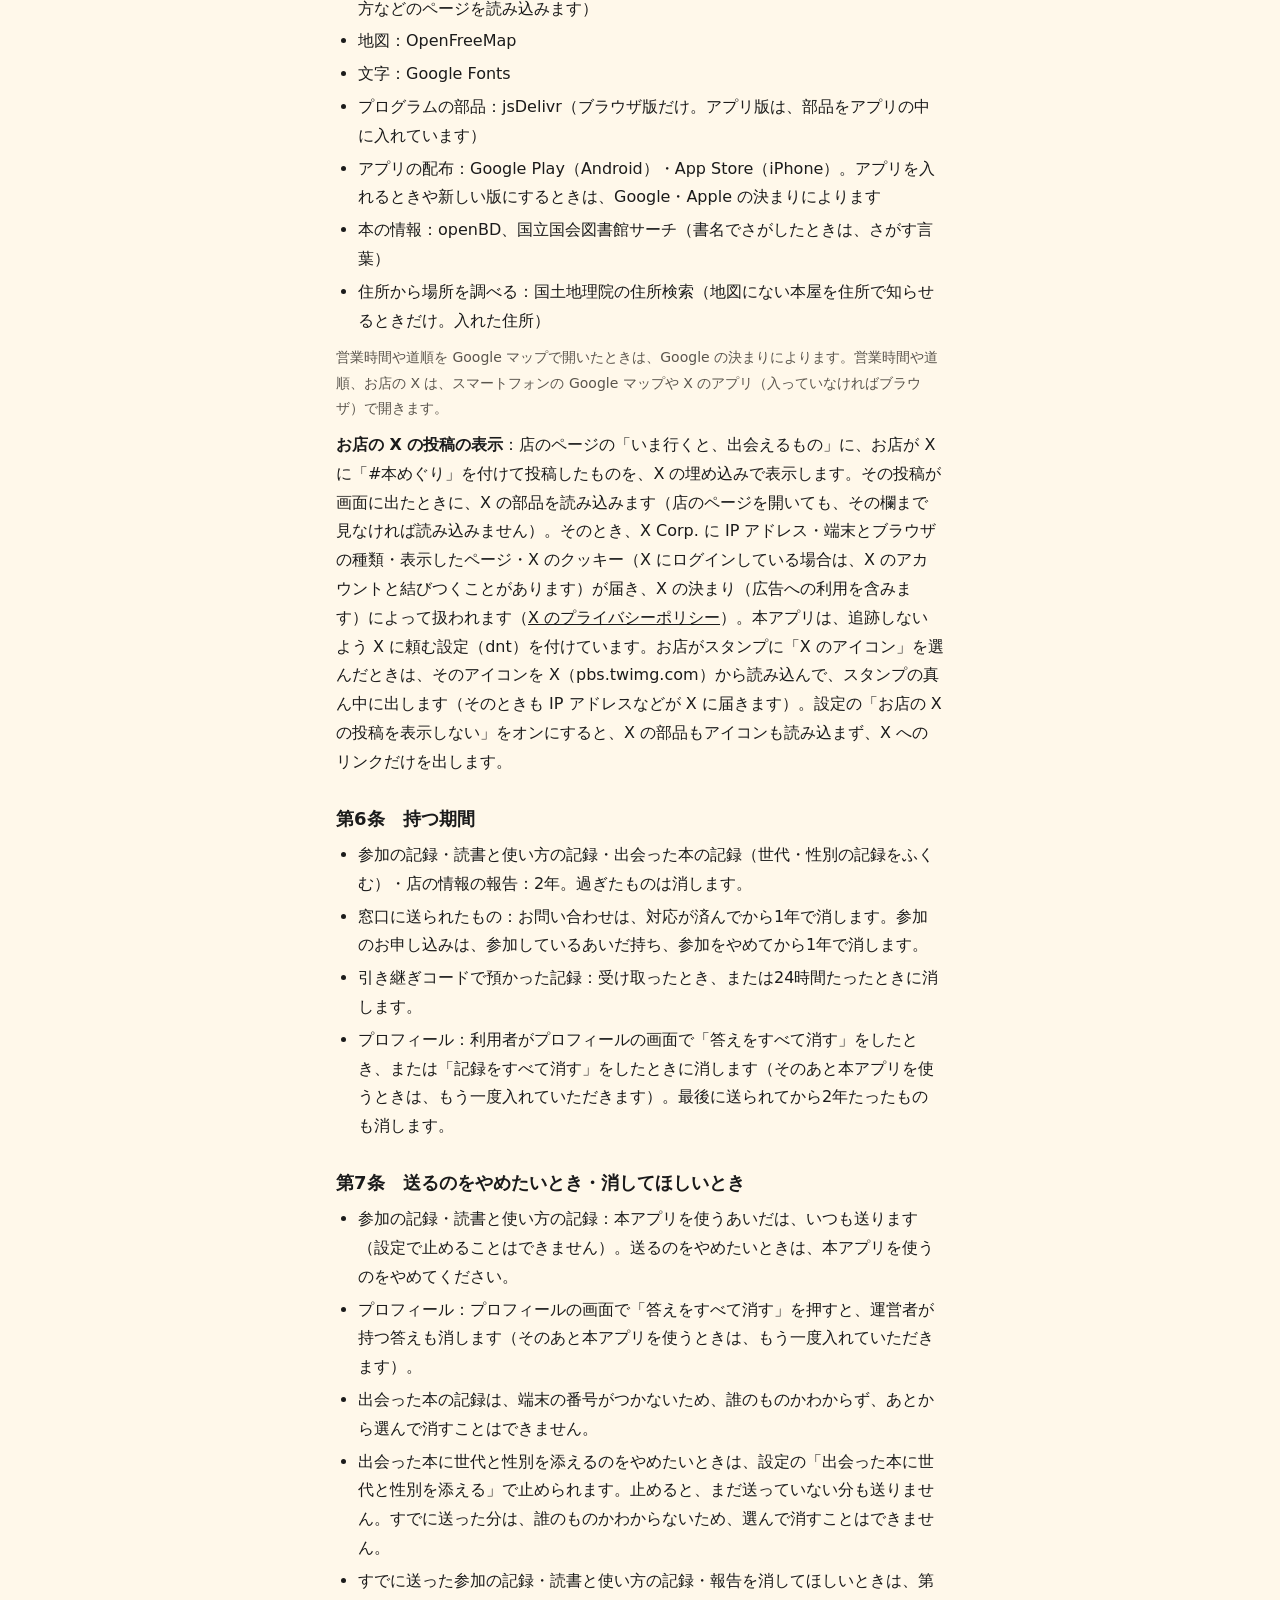
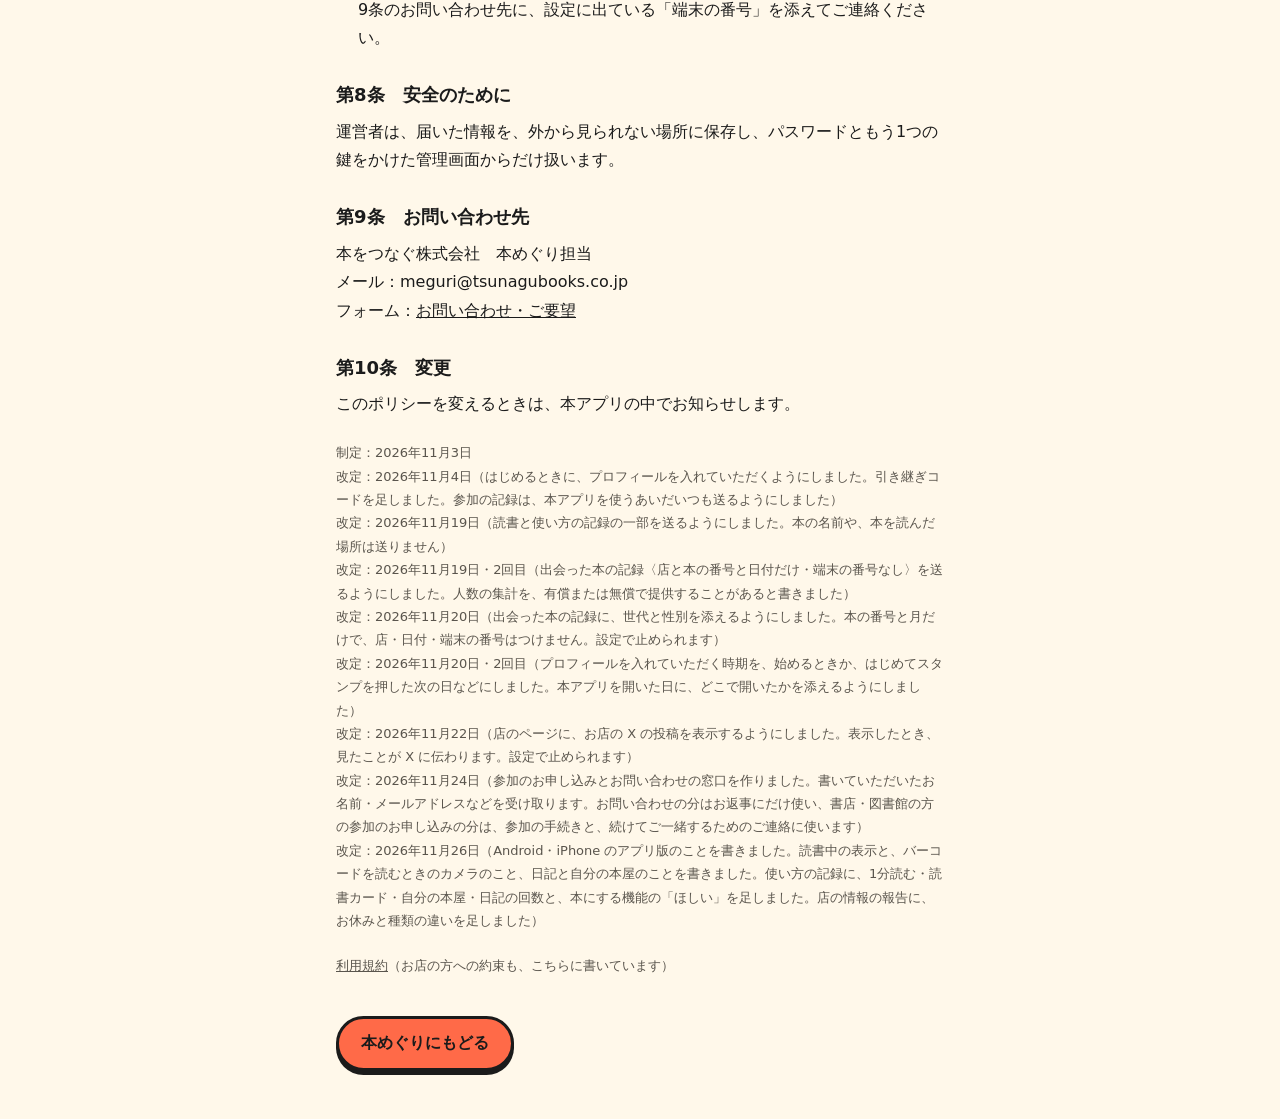
<file: privacy.html>
<!doctype html>
<html lang="ja">
<head>
<meta name="robots" content="noindex, nofollow">
<meta charset="utf-8">
<meta name="viewport" content="width=device-width, initial-scale=1">
<meta http-equiv="Content-Security-Policy" content="default-src 'self'; style-src 'self' 'unsafe-inline' https://fonts.googleapis.com; font-src https://fonts.gstatic.com; img-src 'self' data:; script-src 'none'; object-src 'none'; base-uri 'none'; form-action 'none'">
<title>本めぐり プライバシーポリシー</title>
<meta name="description" content="本めぐりで扱う情報と、その使い方・持つ期間・やめ方。">
<link rel="icon" href="icon-192.png?v=4">
<link rel="apple-touch-icon" href="apple-touch-icon.png?v=4">
<link rel="preconnect" href="https://fonts.googleapis.com">
<link rel="preconnect" href="https://fonts.gstatic.com" crossorigin>
<link href="https://fonts.googleapis.com/css2?family=Mochiy+Pop+P+One&family=Zen+Maru+Gothic:wght@500;700&display=swap" rel="stylesheet">
<!-- プライバシーポリシー（v0.20.1）。プロフィールは名前（ハンドルネーム）以外を統計データとして使う（11/3 ぶっくまさん）。下書き：戦略/書店まわり位置ゲーム/プライバシーポリシー_本めぐり_下書き_2026-11-03.md。11/3 ぶっくまさん：問い合わせ先 meguri@tsunagubooks.co.jp・持つ期間2年・制定11/3。書いてあることとアプリ・サーバーの動きを合わせること（変えたら第10条のとおり、アプリでお知らせ） -->
<style>
  :root { --ink: #1B1B1B; --ink2: #5A554D; --paper: #FFF8EA; --card: #FFFFFF; --shu: #FF6A48; --gold: #FFD447; }
  * { box-sizing: border-box; }
  body { margin: 0; background: var(--paper); color: var(--ink); font: 500 16px/1.8 "Zen Maru Gothic", "Hiragino Maru Gothic ProN", "Hiragino Sans", "Yu Gothic UI", "Meiryo", system-ui, sans-serif; }
  main { max-width: 640px; margin: 0 auto; padding: 20px 16px 48px; }
  h1 { font-family: "Mochiy Pop P One", sans-serif; font-weight: 400; font-size: 26px; line-height: 1.35; margin: 8px 0 14px; }
  h2 { font-size: 18px; margin: 26px 0 6px; }
  p { margin: 0 0 10px; }
  ol, ul { margin: 0 0 10px; padding-left: 22px; }
  li { margin: 4px 0; }
  .lead { background: var(--card); border: 2px solid var(--ink); border-radius: 16px; padding: 14px 16px; }
  .sub { color: var(--ink2); font-size: 14px; }
  a { color: inherit; }
  .back { display: inline-block; margin-top: 28px; padding: 10px 22px; background: var(--shu); color: var(--ink); font-weight: 700; text-decoration: none; border: 3px solid var(--ink); border-radius: 999px; box-shadow: 0 4px 0 var(--ink); }
  .note { color: var(--ink2); font-size: 13px; margin-top: 22px; }
</style>
</head>
<body>
<main>
  <h1>本めぐり<br>プライバシーポリシー</h1>
  <p class="lead">本をつなぐ株式会社（以下「運営者」）は、本屋と図書館をめぐる位置ゲーム「本めぐり」（https://meguri.tsunagubooks.com/ と、Android・iPhone のアプリ。以下「本アプリ」）で扱う情報について、次のとおり定めます。本アプリを始めるとき（最初の画面）に、このポリシーに同意していただきます。</p>

  <h2>第1条　本アプリの考え方</h2>
  <p>本アプリには、会員登録やログインがありません。名前・メールアドレス・電話番号・住所は、うかがいません（参加のお申し込みとお問い合わせの窓口で、書いていただいたときだけ、お名前とメールアドレスを受け取ります）。</p>
  <p>スタンプ・本のカード・メモ・日記・自分の本屋（名前・場所・看板の写真）・本の名前・位置（いまいる場所や、本を読んだ場所）・ハンドルネーム・自分のアイコン（絵や画像）は、利用者のスマートフォンの中だけに保存し、運営者には送りません（第2条6の引き継ぎコードを使ったときは、暗号にして24時間だけ預かります。運営者は中身を読めません）。読書の記録は第2条2に書いた一部だけを、本のカードは第2条3に書いた「店と本の番号と日付」だけを送ります。</p>
  <p>アプリ版では、読書のあいだ、スマートフォンのお知らせ（Android）やロック画面（iPhone）に「読書中」と読んでいる時間を出します。この表示はスマートフォンの中だけで作り、運営者には送りません。ロック画面には本の名前を出しません。</p>
  <p>本の裏のバーコードを読むときに、カメラを使います。写した映像は、その場で番号を読むためだけに使い、保存せず、運営者にも送りません。</p>

  <h2>第2条　運営者に届く情報</h2>
  <p>運営者に届くのは、次の情報だけです。いずれも、本アプリが作る名前のない端末の番号（ランダムな文字列）と、本アプリの版と一緒に届きます。</p>
  <ol>
    <li><b>参加の記録</b>（本アプリを使うあいだ、いつも）：スタンプを押した店の番号、日付と時（分は残しません）、店の近くで押したか、参加したイベント。位置（座標）は送りません。</li>
    <li><b>読書と使い方の記録</b>（本アプリを使うあいだ、いつも）：読書をした日付と時（分は残しません）、読んだ長さ、読んだ場所の種類（移動読書・本屋や図書館のそば・その場で）、移動読書の距離（1km単位）、本をえらんでいたか、あとから長さを選んだか。本を読み終えた日、本の里帰りをした日、「1冊の旅」を開いたりシェアしたりした日。本アプリを開いた日（1日1回）と、どこで開いたか（SNSなどのアプリの中・ブラウザ・ホーム画面のアイコン・パソコン・アプリ版〈Android・iPhone〉のどれか）と、スマートフォンの種類（iPhone か Android か）。「1分だけ読む」を押した日と、そこからしおりをはさんだ日。読書カードを開いた日。自分の本屋を開いた日と、自分の本屋で読んだ日。日記を書いた日。「日記と物語を本に」の「ほしい」を押したこと。（1分だけ読む から あとは、どれも回数だけです。日記の文・本の名前・自分の本屋の名前と場所は送りません）。本の名前・本を読んだ場所（座標）・どの店のそばで読んだかは送りません。</li>
    <li><b>出会った本の記録</b>（本アプリを使うあいだ、いつも）：本のカードを作ったときの、店の番号・本の番号（ISBN）・日付。<b>端末の番号はつけない</b>ので、誰のカードかは運営者にもわかりません。<br>加えて、プロフィールで答えた<b>「世代」と「性別」</b>を、本の番号（ISBN）と<b>月だけ</b>と一緒に、別に送ります（カードを作ってから時間をおいて送ります）。こちらには<b>店の番号・日付・端末の番号をつけません</b>。設定の「出会った本に世代と性別を添える」で止められます。</li>
    <li><b>店の情報の報告</b>（利用者が送ったとき）：店の番号、報告の種類（閉店・お休み・名前の違い・場所の違い・種類の違い・地図にない店）、店の名前、書いたひとこと、種類の違いと地図にない店は、利用者が選んだ店の種類、地図にない店と場所が違う店は、利用者が選んだその店の場所。</li>
    <li><b>プロフィール</b>（本アプリを始めるときか、はじめてスタンプを押した次の日など、使い始めて間もないうちに入れていただきます）：世代、性別、1か月に買う本の冊数、本屋さんに行く回数、よく読むジャンル、本を選ぶきっかけ、本を手に入れるところ、住んでいる都道府県、本アプリを知ったきっかけ。名前（ハンドルネーム）以外の答えを、統計データとして使います（ハンドルネームは送りません）。性別は「答えない」も選べます。中学生以下の方は、保護者の方と相談してから入れてください。</li>
    <li><b>引き継ぎコード</b>（利用者が使ったときだけ）：機種変更などで記録を移すとき、端末の記録を暗号にして、24時間だけ預かります。暗号を解く鍵はコードの中だけにあり、運営者には届きません（運営者は中身を読めません）。受け取ると、すぐに中身を消します。</li>
    <li><b>窓口に送られたもの</b>（利用者が送ったときだけ）：参加のお申し込みとお問い合わせで書いていただいた、お名前（任意）・メールアドレス・お店・お立場・お店のXのアカウント（参加のお申し込みで書いたとき）・会社名と媒体名（取材のとき）・内容。不具合のときは、送ることを選んだ場合だけ、本アプリの版とスマホの種類。送った記録を消してほしいときは、端末の番号。</li>
    <li><b>通信のための情報</b>：送られてきた IP アドレスは、使いすぎを防ぐために、その日だけの記号に変えて持ちます（IP アドレスそのものは残しません）。また、サーバー会社の決まりにより、サーバーの通信の記録（IP アドレス・日時・開いたページ）が一定のあいだ残ります。</li>
  </ol>

  <h2>第3条　使う目的</h2>
  <ol>
    <li>イベントの運営（参加の人数を数える、限定の枠を付ける、書店員さんの1冊の書名と写真を、その店でスタンプを押した人にだけ見せる。このとき、端末の番号と店の番号で、その店で押した記録と照らし合わせます）</li>
    <li>地図の店の情報を正しくする</li>
    <li>お問い合わせへのお返事（お問い合わせでいただいたお名前・メールアドレスなどは、お返事にだけ使います）</li>
    <li>お店・図書館の参加の手続きと、参加のあとのご連絡。参加をお申し込みいただいた書店・図書館の方には、本めぐりのほかにも、本をつなぐ株式会社の企画や取り組みで、続けてご一緒するためのご連絡やご相談をすることがあります</li>
    <li>本アプリの改善（読書の機能がどのくらい使われているか、続いているかを見る など）</li>
    <li>本屋さん・出版社・著者への報告や、読書と本屋についての調査・発信。このとき使うのは人数の集計（例：「20代が○人」「この店でこの本に出会った人が○人」「この本に出会った人は30代の女性が多い」）だけで、ひとりひとりの記録や答えは出しません。店ごと・本ごとの集計と、本と世代・性別を組み合わせた集計は、10人以上いるときだけ使います。</li>
  </ol>

  <h2>第4条　第三者への提供</h2>
  <p>運営者は、法令にもとづく場合を除き、ひとりひとりの記録や答えを第三者に渡しません。</p>
  <p>第3条4の人数の集計（ひとりが特定されない統計）は、本屋さん・出版社などに、<b>有償または無償で</b>提供することがあります。</p>

  <h2>第5条　外部のサービス</h2>
  <p>本アプリは、画面を出すために次のサービスにつながります。そのとき、それぞれのサービスに IP アドレスなどが届きます。</p>
  <ul>
    <li>アプリの置き場所：GitHub Pages（アプリ版も、店と図書館のデータや、使い方などのページを読み込みます）</li>
    <li>地図：OpenFreeMap</li>
    <li>文字：Google Fonts</li>
    <li>プログラムの部品：jsDelivr（ブラウザ版だけ。アプリ版は、部品をアプリの中に入れています）</li>
    <li>アプリの配布：Google Play（Android）・App Store（iPhone）。アプリを入れるときや新しい版にするときは、Google・Apple の決まりによります</li>
    <li>本の情報：openBD、国立国会図書館サーチ（書名でさがしたときは、さがす言葉）</li>
    <li>住所から場所を調べる：国土地理院の住所検索（地図にない本屋を住所で知らせるときだけ。入れた住所）</li>
  </ul>
  <p class="sub">営業時間や道順を Google マップで開いたときは、Google の決まりによります。営業時間や道順、お店の X は、スマートフォンの Google マップや X のアプリ（入っていなければブラウザ）で開きます。</p>
  <p><b>お店の X の投稿の表示</b>：店のページの「いま行くと、出会えるもの」に、お店が X に「#本めぐり」を付けて投稿したものを、X の埋め込みで表示します。その投稿が画面に出たときに、X の部品を読み込みます（店のページを開いても、その欄まで見なければ読み込みません）。そのとき、X Corp. に IP アドレス・端末とブラウザの種類・表示したページ・X のクッキー（X にログインしている場合は、X のアカウントと結びつくことがあります）が届き、X の決まり（広告への利用を含みます）によって扱われます（<a href="https://x.com/ja/privacy" target="_blank" rel="noopener">X のプライバシーポリシー</a>）。本アプリは、追跡しないよう X に頼む設定（dnt）を付けています。お店がスタンプに「X のアイコン」を選んだときは、そのアイコンを X（pbs.twimg.com）から読み込んで、スタンプの真ん中に出します（そのときも IP アドレスなどが X に届きます）。設定の「お店の X の投稿を表示しない」をオンにすると、X の部品もアイコンも読み込まず、X へのリンクだけを出します。</p>

  <h2>第6条　持つ期間</h2>
  <ul>
    <li>参加の記録・読書と使い方の記録・出会った本の記録（世代・性別の記録をふくむ）・店の情報の報告：2年。過ぎたものは消します。</li>
    <li>窓口に送られたもの：お問い合わせは、対応が済んでから1年で消します。参加のお申し込みは、参加しているあいだ持ち、参加をやめてから1年で消します。</li>
    <li>引き継ぎコードで預かった記録：受け取ったとき、または24時間たったときに消します。</li>
    <li>プロフィール：利用者がプロフィールの画面で「答えをすべて消す」をしたとき、または「記録をすべて消す」をしたときに消します（そのあと本アプリを使うときは、もう一度入れていただきます）。最後に送られてから2年たったものも消します。</li>
  </ul>

  <h2>第7条　送るのをやめたいとき・消してほしいとき</h2>
  <ul>
    <li>参加の記録・読書と使い方の記録：本アプリを使うあいだは、いつも送ります（設定で止めることはできません）。送るのをやめたいときは、本アプリを使うのをやめてください。</li>
    <li>プロフィール：プロフィールの画面で「答えをすべて消す」を押すと、運営者が持つ答えも消します（そのあと本アプリを使うときは、もう一度入れていただきます）。</li>
    <li>出会った本の記録は、端末の番号がつかないため、誰のものかわからず、あとから選んで消すことはできません。</li>
    <li>出会った本に世代と性別を添えるのをやめたいときは、設定の「出会った本に世代と性別を添える」で止められます。止めると、まだ送っていない分も送りません。すでに送った分は、誰のものかわからないため、選んで消すことはできません。</li>
    <li>すでに送った参加の記録・読書と使い方の記録・報告を消してほしいときは、第9条のお問い合わせ先に、設定に出ている「端末の番号」を添えてご連絡ください。</li>
  </ul>

  <h2>第8条　安全のために</h2>
  <p>運営者は、届いた情報を、外から見られない場所に保存し、パスワードともう1つの鍵をかけた管理画面からだけ扱います。</p>

  <h2>第9条　お問い合わせ先</h2>
  <p>本をつなぐ株式会社　本めぐり担当<br>メール：meguri@tsunagubooks.co.jp<br>フォーム：<a href="contact.html">お問い合わせ・ご要望</a></p>

  <h2>第10条　変更</h2>
  <p>このポリシーを変えるときは、本アプリの中でお知らせします。</p>

  <p class="note">制定：2026年11月3日<br>改定：2026年11月4日（はじめるときに、プロフィールを入れていただくようにしました。引き継ぎコードを足しました。参加の記録は、本アプリを使うあいだいつも送るようにしました）<br>改定：2026年11月19日（読書と使い方の記録の一部を送るようにしました。本の名前や、本を読んだ場所は送りません）<br>改定：2026年11月19日・2回目（出会った本の記録〈店と本の番号と日付だけ・端末の番号なし〉を送るようにしました。人数の集計を、有償または無償で提供することがあると書きました）<br>改定：2026年11月20日（出会った本の記録に、世代と性別を添えるようにしました。本の番号と月だけで、店・日付・端末の番号はつけません。設定で止められます）<br>改定：2026年11月20日・2回目（プロフィールを入れていただく時期を、始めるときか、はじめてスタンプを押した次の日などにしました。本アプリを開いた日に、どこで開いたかを添えるようにしました）<br>改定：2026年11月22日（店のページに、お店の X の投稿を表示するようにしました。表示したとき、見たことが X に伝わります。設定で止められます）<br>改定：2026年11月24日（参加のお申し込みとお問い合わせの窓口を作りました。書いていただいたお名前・メールアドレスなどを受け取ります。お問い合わせの分はお返事にだけ使い、書店・図書館の方の参加のお申し込みの分は、参加の手続きと、続けてご一緒するためのご連絡に使います）<br>改定：2026年11月26日（Android・iPhone のアプリ版のことを書きました。読書中の表示と、バーコードを読むときのカメラのこと、日記と自分の本屋のことを書きました。使い方の記録に、1分読む・読書カード・自分の本屋・日記の回数と、本にする機能の「ほしい」を足しました。店の情報の報告に、お休みと種類の違いを足しました）</p>
  <p class="note"><a href="terms.html">利用規約</a>（お店の方への約束も、こちらに書いています）</p>
  <a class="back" href="./">本めぐりにもどる</a>
</main>
</body>
</html>
</file>
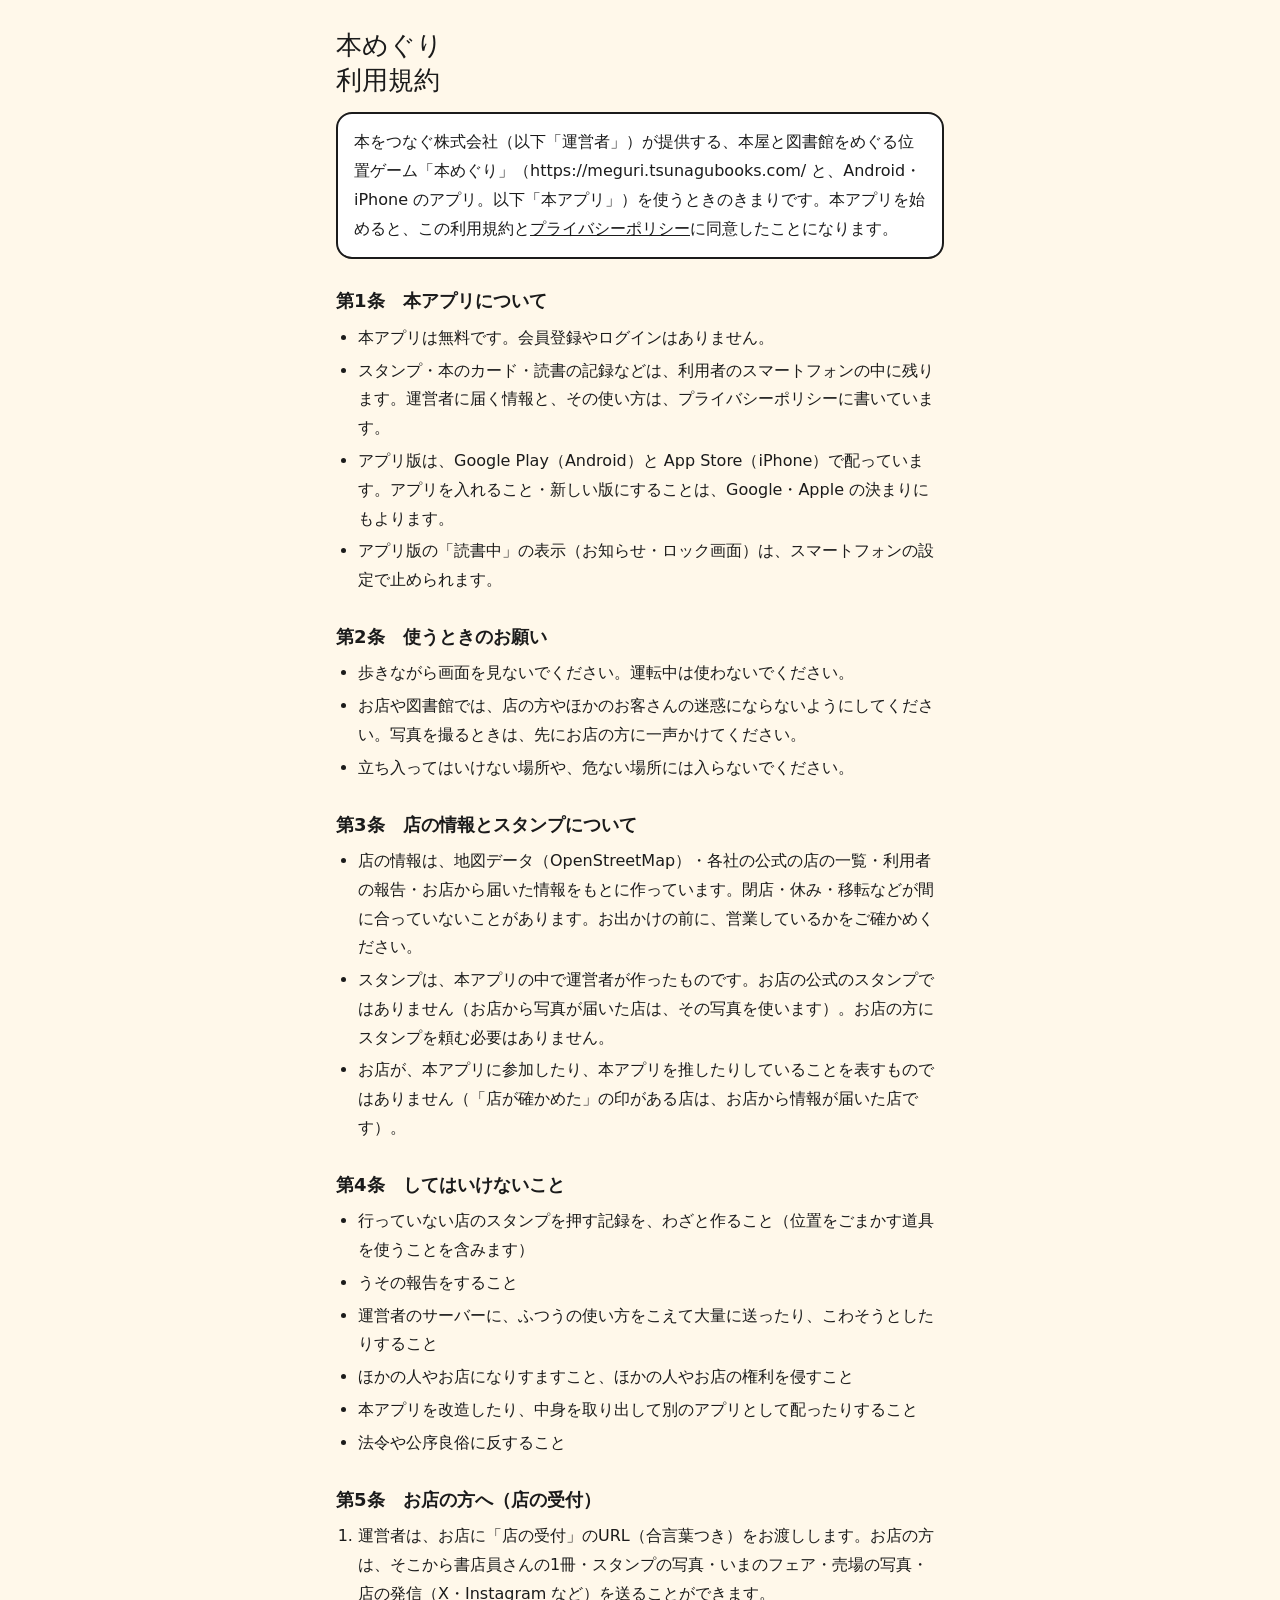
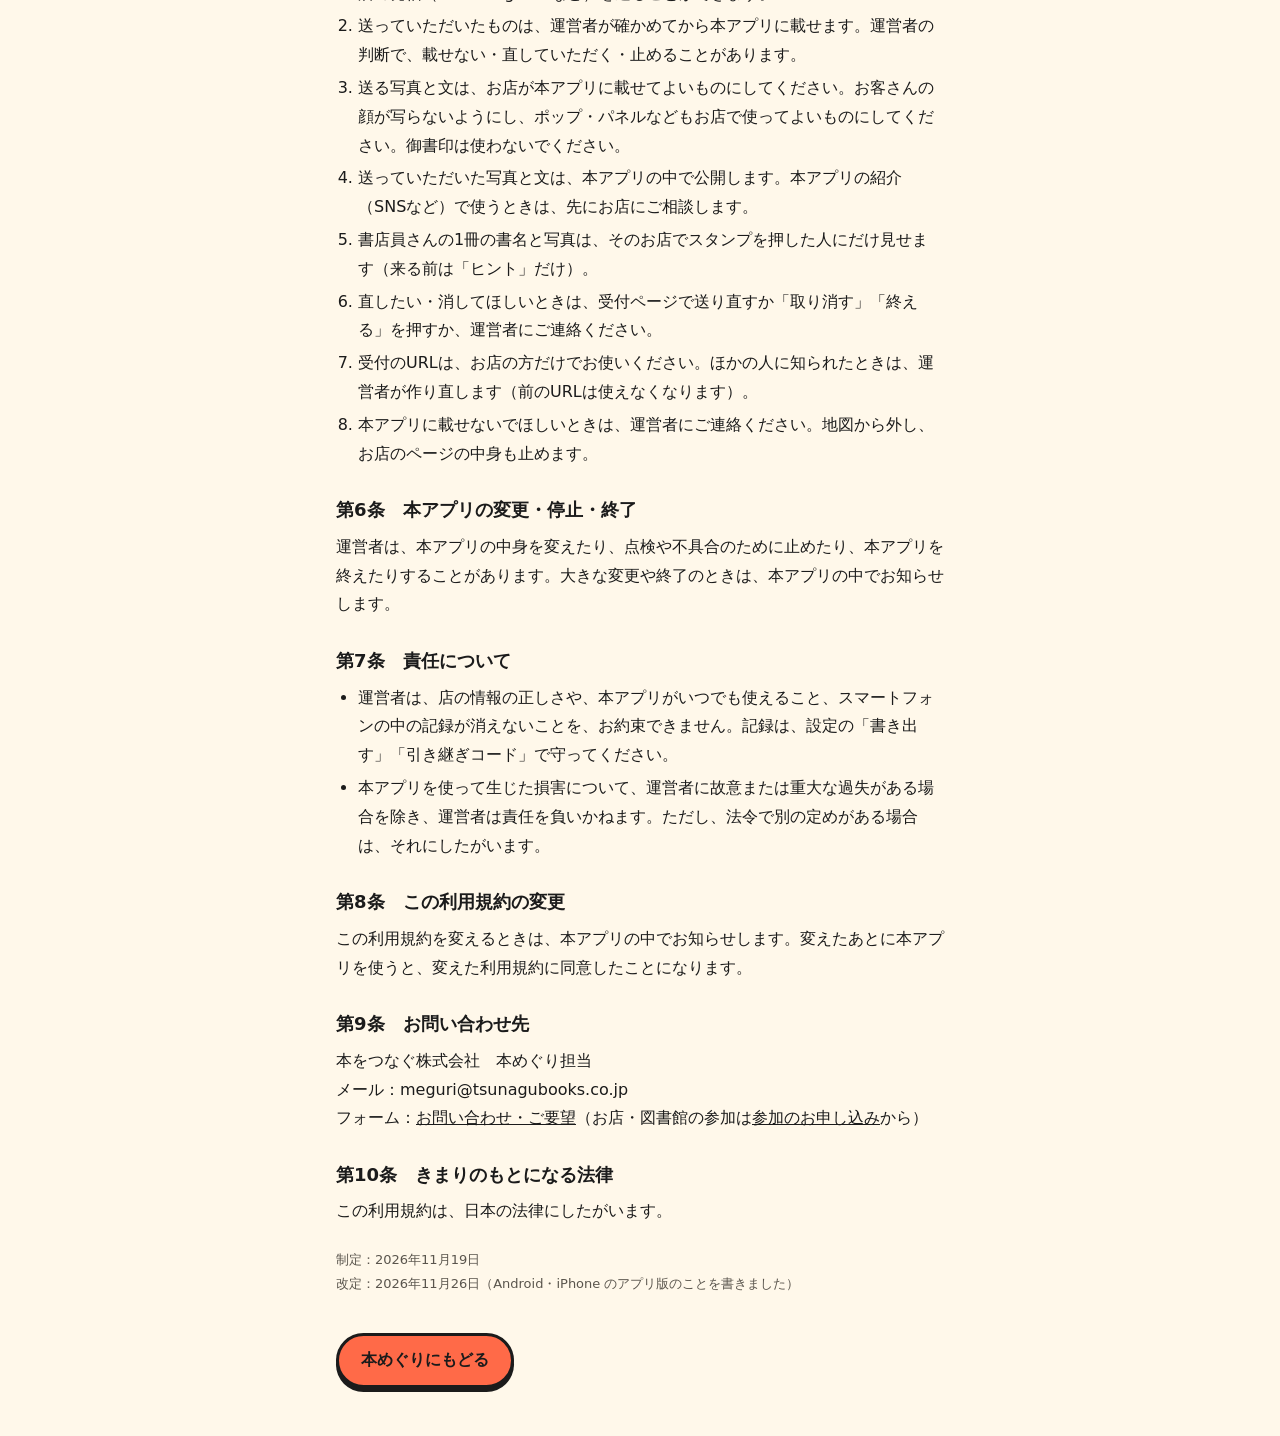
<file: terms.html>
<!doctype html>
<html lang="ja">
<head>
<meta name="robots" content="noindex, nofollow">
<meta charset="utf-8">
<meta name="viewport" content="width=device-width, initial-scale=1">
<meta http-equiv="Content-Security-Policy" content="default-src 'self'; style-src 'self' 'unsafe-inline' https://fonts.googleapis.com; font-src https://fonts.gstatic.com; img-src 'self' data:; script-src 'none'; object-src 'none'; base-uri 'none'; form-action 'none'">
<title>本めぐり 利用規約</title>
<meta name="description" content="本めぐりを使うときのきまりと、お店の方への約束。">
<link rel="icon" href="icon-192.png?v=4">
<link rel="apple-touch-icon" href="apple-touch-icon.png?v=4">
<link rel="preconnect" href="https://fonts.googleapis.com">
<link rel="preconnect" href="https://fonts.gstatic.com" crossorigin>
<link href="https://fonts.googleapis.com/css2?family=Mochiy+Pop+P+One&family=Zen+Maru+Gothic:wght@500;700&display=swap" rel="stylesheet">
<!-- 利用規約（v0.26.0・2026-11-19 制定）。11/19 ぶっくまさん「ぜんぶ提案のとおりで」（利用規約・店の受付の約束）。正式公開の前に、専門家に一度見てもらうと安心（明晰のすすめ） -->
<style>
  :root { --ink: #1B1B1B; --ink2: #5A554D; --paper: #FFF8EA; --card: #FFFFFF; --shu: #FF6A48; --gold: #FFD447; }
  * { box-sizing: border-box; }
  body { margin: 0; background: var(--paper); color: var(--ink); font: 500 16px/1.8 "Zen Maru Gothic", "Hiragino Maru Gothic ProN", "Hiragino Sans", "Yu Gothic UI", "Meiryo", system-ui, sans-serif; }
  main { max-width: 640px; margin: 0 auto; padding: 20px 16px 48px; }
  h1 { font-family: "Mochiy Pop P One", sans-serif; font-weight: 400; font-size: 26px; line-height: 1.35; margin: 8px 0 14px; }
  h2 { font-size: 18px; margin: 26px 0 6px; }
  p { margin: 0 0 10px; }
  ol, ul { margin: 0 0 10px; padding-left: 22px; }
  li { margin: 4px 0; }
  .lead { background: var(--card); border: 2px solid var(--ink); border-radius: 16px; padding: 14px 16px; }
  a { color: inherit; }
  .back { display: inline-block; margin-top: 28px; padding: 10px 22px; background: var(--shu); color: var(--ink); font-weight: 700; text-decoration: none; border: 3px solid var(--ink); border-radius: 999px; box-shadow: 0 4px 0 var(--ink); }
  .note { color: var(--ink2); font-size: 13px; margin-top: 22px; }
</style>
</head>
<body>
<main>
  <h1>本めぐり<br>利用規約</h1>
  <p class="lead">本をつなぐ株式会社（以下「運営者」）が提供する、本屋と図書館をめぐる位置ゲーム「本めぐり」（https://meguri.tsunagubooks.com/ と、Android・iPhone のアプリ。以下「本アプリ」）を使うときのきまりです。本アプリを始めると、この利用規約と<a href="privacy.html">プライバシーポリシー</a>に同意したことになります。</p>

  <h2>第1条　本アプリについて</h2>
  <ul>
    <li>本アプリは無料です。会員登録やログインはありません。</li>
    <li>スタンプ・本のカード・読書の記録などは、利用者のスマートフォンの中に残ります。運営者に届く情報と、その使い方は、プライバシーポリシーに書いています。</li>
    <li>アプリ版は、Google Play（Android）と App Store（iPhone）で配っています。アプリを入れること・新しい版にすることは、Google・Apple の決まりにもよります。</li>
    <li>アプリ版の「読書中」の表示（お知らせ・ロック画面）は、スマートフォンの設定で止められます。</li>
  </ul>

  <h2>第2条　使うときのお願い</h2>
  <ul>
    <li>歩きながら画面を見ないでください。運転中は使わないでください。</li>
    <li>お店や図書館では、店の方やほかのお客さんの迷惑にならないようにしてください。写真を撮るときは、先にお店の方に一声かけてください。</li>
    <li>立ち入ってはいけない場所や、危ない場所には入らないでください。</li>
  </ul>

  <h2>第3条　店の情報とスタンプについて</h2>
  <ul>
    <li>店の情報は、地図データ（OpenStreetMap）・各社の公式の店の一覧・利用者の報告・お店から届いた情報をもとに作っています。閉店・休み・移転などが間に合っていないことがあります。お出かけの前に、営業しているかをご確かめください。</li>
    <li>スタンプは、本アプリの中で運営者が作ったものです。お店の公式のスタンプではありません（お店から写真が届いた店は、その写真を使います）。お店の方にスタンプを頼む必要はありません。</li>
    <li>お店が、本アプリに参加したり、本アプリを推したりしていることを表すものではありません（「店が確かめた」の印がある店は、お店から情報が届いた店です）。</li>
  </ul>

  <h2>第4条　してはいけないこと</h2>
  <ul>
    <li>行っていない店のスタンプを押す記録を、わざと作ること（位置をごまかす道具を使うことを含みます）</li>
    <li>うその報告をすること</li>
    <li>運営者のサーバーに、ふつうの使い方をこえて大量に送ったり、こわそうとしたりすること</li>
    <li>ほかの人やお店になりすますこと、ほかの人やお店の権利を侵すこと</li>
    <li>本アプリを改造したり、中身を取り出して別のアプリとして配ったりすること</li>
    <li>法令や公序良俗に反すること</li>
  </ul>

  <h2>第5条　お店の方へ（店の受付）</h2>
  <ol>
    <li>運営者は、お店に「店の受付」のURL（合言葉つき）をお渡しします。お店の方は、そこから書店員さんの1冊・スタンプの写真・いまのフェア・売場の写真・店の発信（X・Instagram など）を送ることができます。</li>
    <li>送っていただいたものは、運営者が確かめてから本アプリに載せます。運営者の判断で、載せない・直していただく・止めることがあります。</li>
    <li>送る写真と文は、お店が本アプリに載せてよいものにしてください。お客さんの顔が写らないようにし、ポップ・パネルなどもお店で使ってよいものにしてください。御書印は使わないでください。</li>
    <li>送っていただいた写真と文は、本アプリの中で公開します。本アプリの紹介（SNSなど）で使うときは、先にお店にご相談します。</li>
    <li>書店員さんの1冊の書名と写真は、そのお店でスタンプを押した人にだけ見せます（来る前は「ヒント」だけ）。</li>
    <li>直したい・消してほしいときは、受付ページで送り直すか「取り消す」「終える」を押すか、運営者にご連絡ください。</li>
    <li>受付のURLは、お店の方だけでお使いください。ほかの人に知られたときは、運営者が作り直します（前のURLは使えなくなります）。</li>
    <li>本アプリに載せないでほしいときは、運営者にご連絡ください。地図から外し、お店のページの中身も止めます。</li>
  </ol>

  <h2>第6条　本アプリの変更・停止・終了</h2>
  <p>運営者は、本アプリの中身を変えたり、点検や不具合のために止めたり、本アプリを終えたりすることがあります。大きな変更や終了のときは、本アプリの中でお知らせします。</p>

  <h2>第7条　責任について</h2>
  <ul>
    <li>運営者は、店の情報の正しさや、本アプリがいつでも使えること、スマートフォンの中の記録が消えないことを、お約束できません。記録は、設定の「書き出す」「引き継ぎコード」で守ってください。</li>
    <li>本アプリを使って生じた損害について、運営者に故意または重大な過失がある場合を除き、運営者は責任を負いかねます。ただし、法令で別の定めがある場合は、それにしたがいます。</li>
  </ul>

  <h2>第8条　この利用規約の変更</h2>
  <p>この利用規約を変えるときは、本アプリの中でお知らせします。変えたあとに本アプリを使うと、変えた利用規約に同意したことになります。</p>

  <h2>第9条　お問い合わせ先</h2>
  <p>本をつなぐ株式会社　本めぐり担当<br>メール：meguri@tsunagubooks.co.jp<br>フォーム：<a href="contact.html">お問い合わせ・ご要望</a>（お店・図書館の参加は<a href="join.html">参加のお申し込み</a>から）</p>

  <h2>第10条　きまりのもとになる法律</h2>
  <p>この利用規約は、日本の法律にしたがいます。</p>

  <p class="note">制定：2026年11月19日<br>改定：2026年11月26日（Android・iPhone のアプリ版のことを書きました）</p>
  <a class="back" href="./">本めぐりにもどる</a>
</main>
</body>
</html>
</file>
